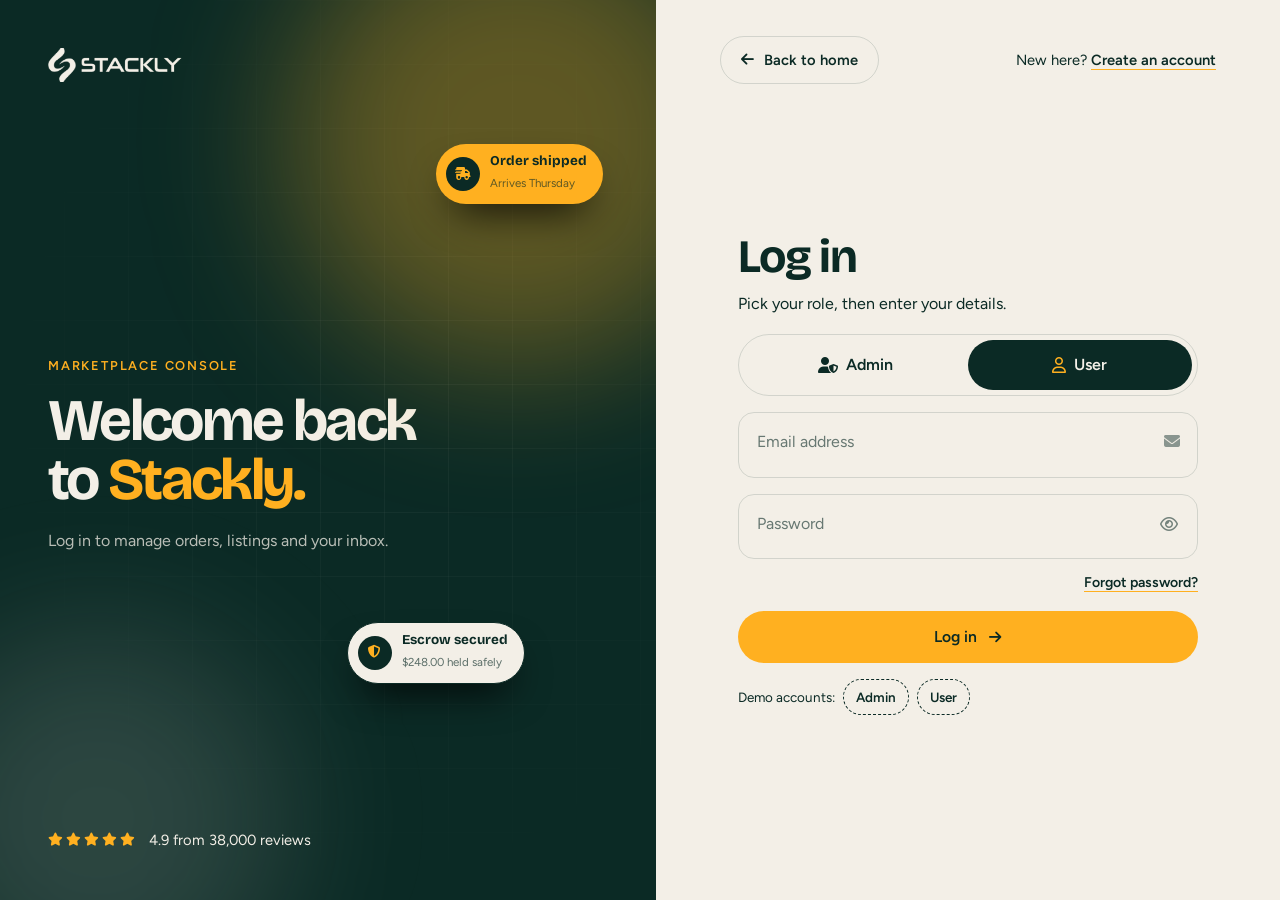
<file: admin-dashboard.html>
<!DOCTYPE html><html lang="en"><head><meta charset="UTF-8"><meta name="viewport" content="width=device-width, initial-scale=1"><meta name="theme-color" content="#0B2A25">
<title>Admin dashboard | Stackly</title>
<link rel="preconnect" href="https://fonts.googleapis.com"><link rel="preconnect" href="https://fonts.gstatic.com" crossorigin>
<link href="https://fonts.googleapis.com/css2?family=Bricolage+Grotesque:opsz,wght@12..96,500;12..96,700;12..96,800&family=Figtree:wght@400;500;600&display=swap" rel="stylesheet">
<link rel="stylesheet" href="https://cdnjs.cloudflare.com/ajax/libs/font-awesome/6.5.2/css/all.min.css">
<link rel="stylesheet" href="style.css"><link rel="stylesheet" href="auth.css"></head>
<body class="dash-body" data-page="dash" data-role="admin"><div id="app"></div><script src="auth.js"></script></body></html>
</file>
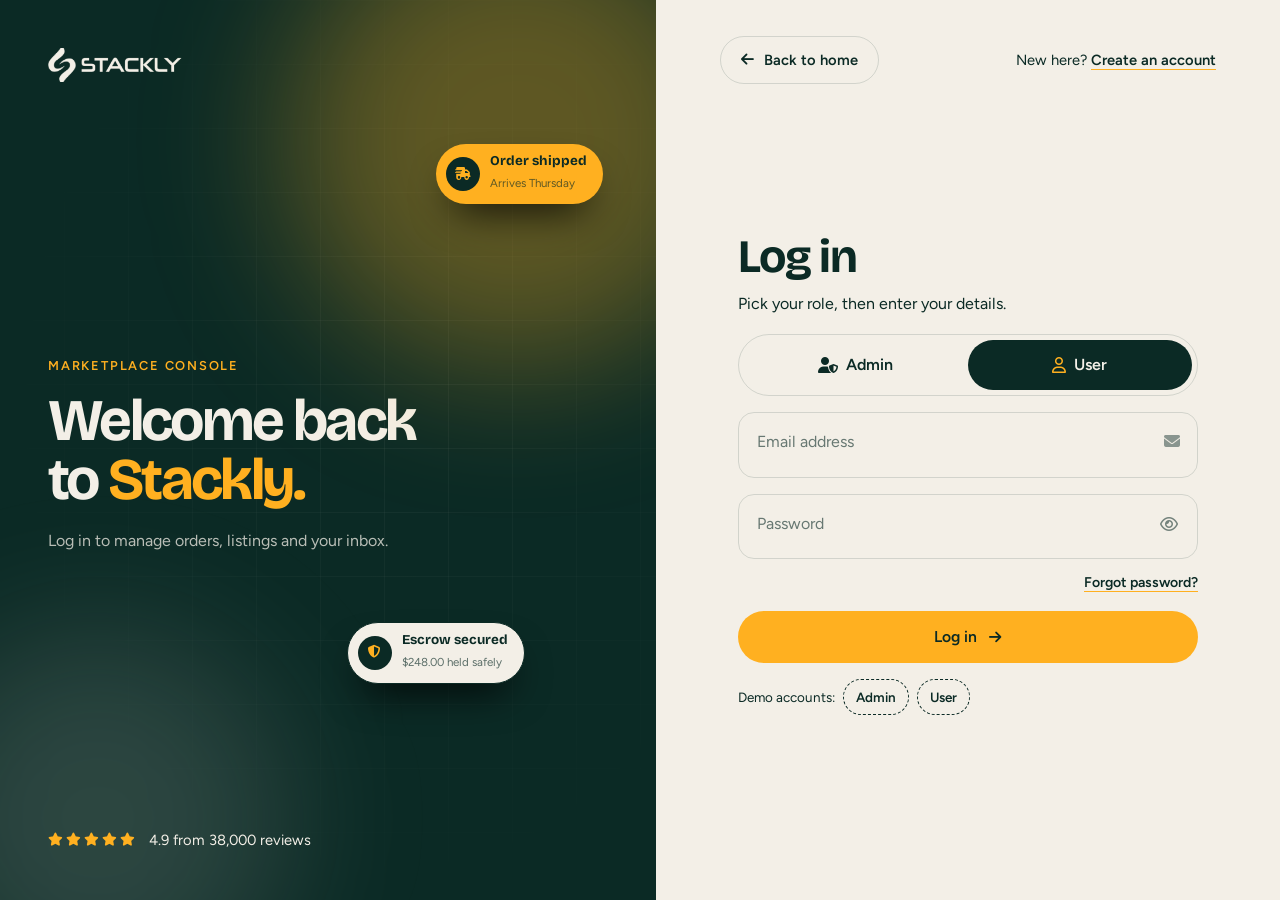
<file: login.html>
<!DOCTYPE html><html lang="en"><head><meta charset="UTF-8"><meta name="viewport" content="width=device-width, initial-scale=1"><meta name="theme-color" content="#0B2A25">
<title>Log in | Stackly</title>
<link rel="preconnect" href="https://fonts.googleapis.com"><link rel="preconnect" href="https://fonts.gstatic.com" crossorigin>
<link href="https://fonts.googleapis.com/css2?family=Bricolage+Grotesque:opsz,wght@12..96,500;12..96,700;12..96,800&family=Figtree:wght@400;500;600&display=swap" rel="stylesheet">
<link rel="stylesheet" href="https://cdnjs.cloudflare.com/ajax/libs/font-awesome/6.5.2/css/all.min.css">
<link rel="stylesheet" href="style.css"><link rel="stylesheet" href="auth.css"></head>
<body class="au-body" data-page="login"><div class="au">
<aside class="au-art"><a class="brand" data-brand href="index.html"></a>
<div class="art-mid rise"><p class="eyebrow">Marketplace console</p><h1>Welcome back to <em>Stackly.</em></h1><p>Log in to manage orders, listings and your inbox.</p></div>
<span class="orb o1"></span><span class="orb o2"></span>
<div class="au-chip c1"><i class="fa-solid fa-truck-fast"></i><div><b>Order shipped</b><small>Arrives Thursday</small></div></div>
<div class="au-chip c2"><i class="fa-solid fa-shield-halved"></i><div><b>Escrow secured</b><small>$248.00 held safely</small></div></div>
<div class="proof"><div class="stars"><i class="fa-solid fa-star"></i><i class="fa-solid fa-star"></i><i class="fa-solid fa-star"></i><i class="fa-solid fa-star"></i><i class="fa-solid fa-star"></i></div><span>4.9 from 38,000 reviews</span></div></aside>
<main class="au-main"><div class="au-top"><a class="back" href="index.html"><i class="fa-solid fa-arrow-left"></i>Back to home</a><span>New here? <a href="signup.html">Create an account</a></span></div>
<form class="au-form" id="form" novalidate>
<h2 class="rise" style="--i:0">Log in</h2><p class="sub rise" style="--i:1">Pick your role, then enter your details.</p>
<div class="msg" role="status"></div>
<div class="seg rise" style="--i:2" role="radiogroup" aria-label="Role"><input type="radio" name="role" id="rA" value="admin"><label for="rA"><i class="fa-solid fa-user-shield"></i>Admin</label><input type="radio" name="role" id="rU" value="user" checked><label for="rU"><i class="fa-regular fa-user"></i>User</label></div>
<div class="field rise" style="--i:3"><input type="email" id="email" placeholder=" " required autocomplete="email"><label for="email">Email address</label><i class="fa-solid fa-envelope"></i><small>Enter a valid email address.</small></div>
<div class="field pw rise" style="--i:4"><input type="password" id="pass" placeholder=" " required autocomplete="current-password"><label for="pass">Password</label><button class="eye" type="button" aria-label="Show password"><i class="fa-regular fa-eye"></i></button><small>Please enter your password.</small></div>
<div class="forgot rise" style="--i:5"><a href="404.html">Forgot password?</a></div>
<button class="btn btn-primary btn-lg rise" style="--i:5" type="submit"><span>Log in</span><i class="fa-solid fa-arrow-right"></i></button>
<div class="demo rise" style="--i:6">Demo accounts: <button type="button" data-fill="0">Admin</button><button type="button" data-fill="1">User</button></div>
</form></main></div><script src="auth.js"></script></body></html>
</file>
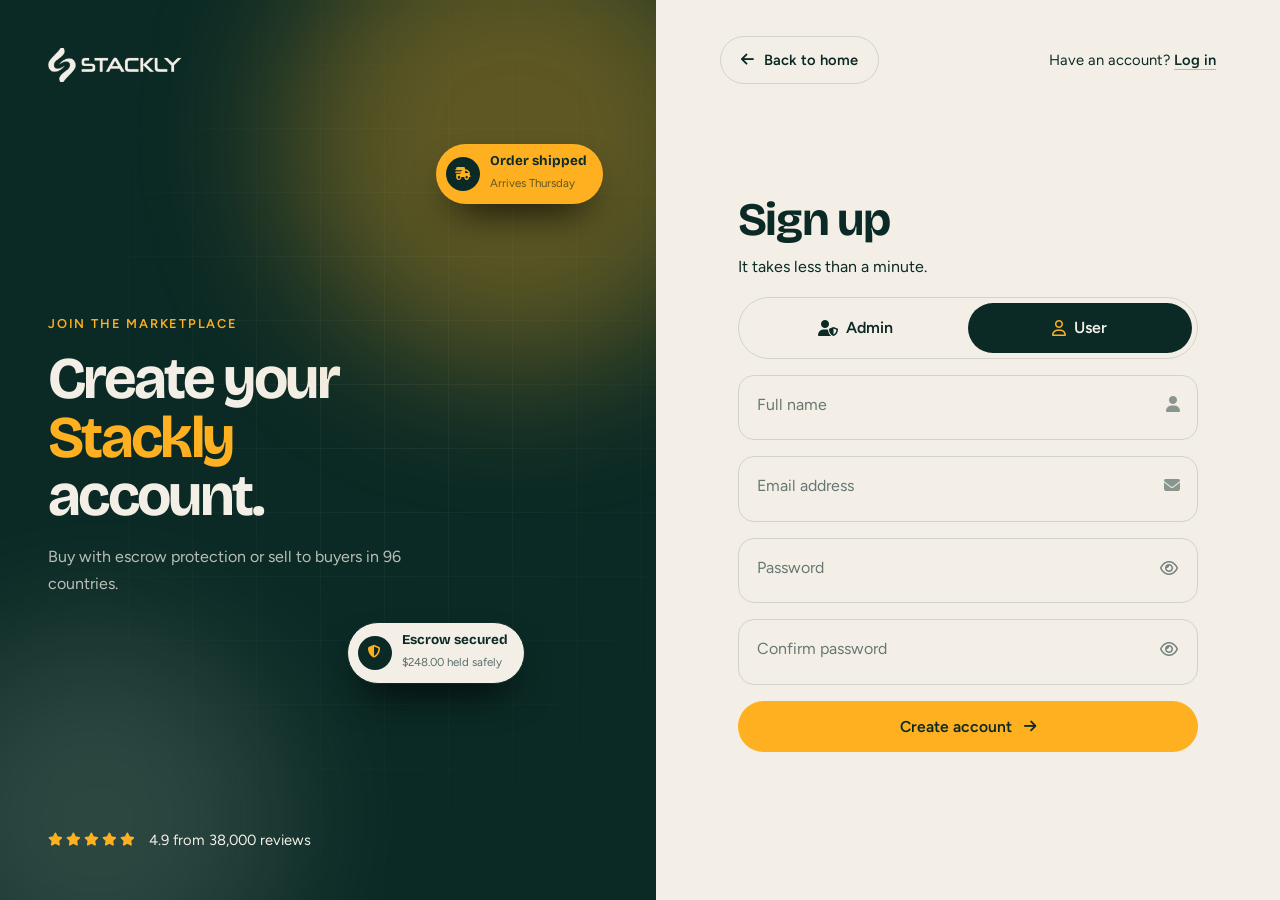
<file: signup.html>
<!DOCTYPE html><html lang="en"><head><meta charset="UTF-8"><meta name="viewport" content="width=device-width, initial-scale=1"><meta name="theme-color" content="#0B2A25">
<title>Sign up | Stackly</title>
<link rel="preconnect" href="https://fonts.googleapis.com"><link rel="preconnect" href="https://fonts.gstatic.com" crossorigin>
<link href="https://fonts.googleapis.com/css2?family=Bricolage+Grotesque:opsz,wght@12..96,500;12..96,700;12..96,800&family=Figtree:wght@400;500;600&display=swap" rel="stylesheet">
<link rel="stylesheet" href="https://cdnjs.cloudflare.com/ajax/libs/font-awesome/6.5.2/css/all.min.css">
<link rel="stylesheet" href="style.css"><link rel="stylesheet" href="auth.css"></head>
<body class="au-body" data-page="signup"><div class="au">
<aside class="au-art"><a class="brand" data-brand href="index.html"></a>
<div class="art-mid rise"><p class="eyebrow">Join the marketplace</p><h1>Create your <em>Stackly</em> account.</h1><p>Buy with escrow protection or sell to buyers in 96 countries.</p></div>
<span class="orb o1"></span><span class="orb o2"></span>
<div class="au-chip c1"><i class="fa-solid fa-truck-fast"></i><div><b>Order shipped</b><small>Arrives Thursday</small></div></div>
<div class="au-chip c2"><i class="fa-solid fa-shield-halved"></i><div><b>Escrow secured</b><small>$248.00 held safely</small></div></div>
<div class="proof"><div class="stars"><i class="fa-solid fa-star"></i><i class="fa-solid fa-star"></i><i class="fa-solid fa-star"></i><i class="fa-solid fa-star"></i><i class="fa-solid fa-star"></i></div><span>4.9 from 38,000 reviews</span></div></aside>
<main class="au-main"><div class="au-top"><a class="back" href="index.html"><i class="fa-solid fa-arrow-left"></i>Back to home</a><span>Have an account? <a href="login.html">Log in</a></span></div>
<form class="au-form" id="form" novalidate>
<h2 class="rise" style="--i:0">Sign up</h2><p class="sub rise" style="--i:1">It takes less than a minute.</p>
<div class="msg" role="status"></div>
<div class="seg rise" style="--i:2" role="radiogroup" aria-label="Role"><input type="radio" name="role" id="rA" value="admin"><label for="rA"><i class="fa-solid fa-user-shield"></i>Admin</label><input type="radio" name="role" id="rU" value="user" checked><label for="rU"><i class="fa-regular fa-user"></i>User</label></div>
<div class="field rise" style="--i:3"><input type="text" id="name" placeholder=" " required minlength="2" autocomplete="name"><label for="name">Full name</label><i class="fa-solid fa-user"></i><small>Please enter your name.</small></div>
<div class="field rise" style="--i:4"><input type="email" id="email" placeholder=" " required autocomplete="email"><label for="email">Email address</label><i class="fa-solid fa-envelope"></i><small>Enter a valid email address.</small></div>
<div class="field pw rise" style="--i:5"><input type="password" id="pass" placeholder=" " required minlength="6" autocomplete="new-password"><label for="pass">Password</label><button class="eye" type="button" aria-label="Show password"><i class="fa-regular fa-eye"></i></button><small>Password needs 6+ characters.</small></div>
<div class="field pw rise" style="--i:6"><input type="password" id="pass2" placeholder=" " required data-match="#pass" autocomplete="new-password"><label for="pass2">Confirm password</label><button class="eye" type="button" aria-label="Show password"><i class="fa-regular fa-eye"></i></button><small>Passwords do not match.</small></div>
<button class="btn btn-primary btn-lg rise" style="--i:7" type="submit"><span>Create account</span><i class="fa-solid fa-arrow-right"></i></button>
</form></main></div><script src="auth.js"></script></body></html>
</file>
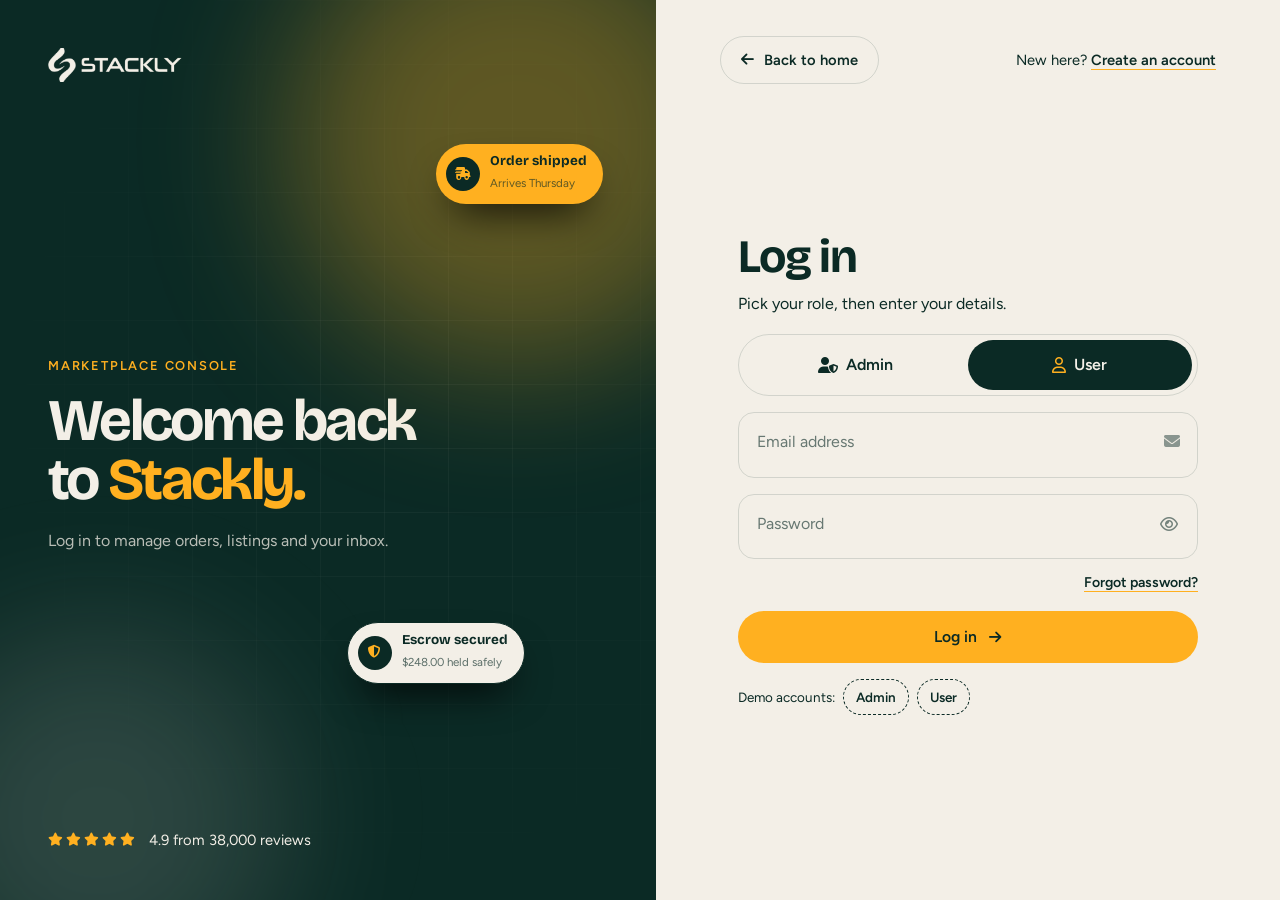
<file: user-dashboard.html>
<!DOCTYPE html>
<html lang="en">

<head>
    <meta charset="UTF-8">
    <meta name="viewport" content="width=device-width, initial-scale=1">
    <meta name="theme-color" content="#0B2A25">
    <title>User dashboard | Stackly</title>
    <link rel="preconnect" href="https://fonts.googleapis.com">
    <link rel="preconnect" href="https://fonts.gstatic.com" crossorigin>
    <link
        href="https://fonts.googleapis.com/css2?family=Bricolage+Grotesque:opsz,wght@12..96,500;12..96,700;12..96,800&family=Figtree:wght@400;500;600&display=swap"
        rel="stylesheet">
    <link rel="stylesheet" href="https://cdnjs.cloudflare.com/ajax/libs/font-awesome/6.5.2/css/all.min.css">
    <link rel="stylesheet" href="style.css">
    <link rel="stylesheet" href="auth.css">
</head>

<body class="dash-body" data-page="dash" data-role="user">
    <div id="app"></div>
    <script src="auth.js"></script>
</body>

</html>
</file>
<file: style.css>
/* =========================================================
   STACKLY — Marketplace Platform
   Three-colour theme: Spruce (ink) · Bone · Saffron
   ========================================================= */
:root{
  --ink:#0B2A25;
  --bone:#F3EFE7;
  --saf:#FFB020;

  --line-dark:color-mix(in srgb,var(--ink) 14%,transparent);
  --line-light:color-mix(in srgb,var(--bone) 16%,transparent);
  --soft-dark:color-mix(in srgb,var(--ink) 6%,var(--bone));
  --soft-light:color-mix(in srgb,var(--bone) 7%,transparent);

  --head:'Bricolage Grotesque','Segoe UI',system-ui,sans-serif;
  --body:'Figtree','Segoe UI',system-ui,sans-serif;

  --gutter:clamp(18px,4vw,40px);
  --maxw:1240px;
  --r-s:14px; --r-m:22px; --r-l:34px;
  --ease:cubic-bezier(.22,1,.36,1);
  --hdr:84px;
}

*,*::before,*::after{box-sizing:border-box;margin:0;padding:0}
html{scroll-behavior:auto;-webkit-text-size-adjust:100%;overflow-x:clip}
body{font-family:var(--body);font-size:1rem;line-height:1.65;color:var(--ink);background:var(--bone);overflow-x:clip;max-width:100%;-webkit-font-smoothing:antialiased}
img,svg{display:block;max-width:100%}
img{height:auto}
a{color:inherit;text-decoration:none}
ul{list-style:none}
button,input,select,textarea{font:inherit;color:inherit}
button{cursor:pointer;background:none;border:0}
h1,h2,h3,h4{font-family:var(--head);line-height:1.04;letter-spacing:-.03em;font-weight:700}
:focus-visible{outline:3px solid var(--saf);outline-offset:3px;border-radius:6px}
::selection{background:var(--saf);color:var(--ink)}
section[id]{scroll-margin-top:0}

.container{width:100%;max-width:calc(var(--maxw) + var(--gutter)*2);margin-inline:auto;padding-inline:var(--gutter)}
.section{padding-block:clamp(72px,10vw,140px);position:relative}
.dark{background:var(--ink);color:var(--bone)}

h2{font-size:clamp(2rem,4.4vw,3.8rem)}
.lead{font-size:clamp(1.02rem,1.4vw,1.2rem);opacity:.78;max-width:56ch}
.sec-head{display:flex;justify-content:space-between;align-items:flex-end;gap:24px 48px;margin-bottom:clamp(36px,5vw,64px);flex-wrap:wrap}
.sec-head h2{max-width:16ch;flex:1 1 420px}
.sec-head p{max-width:42ch;opacity:.75;flex:0 1 380px}

/* split-title word reveal (JS wraps words) */
.split-title .w{display:inline-block;overflow:hidden;vertical-align:top;padding-bottom:.14em;margin-bottom:-.14em}
.split-title .w>span{display:inline-block}

/* ---------- Buttons ---------- */
.btn{--bg:transparent;display:inline-flex;align-items:center;justify-content:center;gap:12px;padding:15px 26px;border-radius:999px;font-weight:600;font-size:.98rem;line-height:1;position:relative;overflow:hidden;isolation:isolate;transition:color .4s var(--ease),border-color .4s,transform .2s;white-space:nowrap}
.btn i{font-size:.9em;transition:transform .45s var(--ease)}
.btn::before{content:"";position:absolute;inset:0;border-radius:inherit;background:var(--hover);transform:translateY(101%);transition:transform .5s var(--ease);z-index:-1}
.btn:hover::before,.btn:focus-visible::before{transform:translateY(0)}
.btn:hover i.fa-arrow-right,.btn:hover i.fa-paper-plane{transform:translateX(4px)}
.btn-primary{background:var(--saf);color:var(--ink);--hover:var(--bone)}
.btn-dark{background:var(--ink);color:var(--bone);--hover:var(--saf)}
.btn-dark:hover{color:var(--ink)}
.btn-ghost{border:1.5px solid var(--line-light);color:var(--bone);--hover:var(--bone)}
.btn-ghost:hover{color:var(--ink);border-color:var(--bone)}
.light .btn-ghost,.shop .btn-ghost{color:var(--ink);border-color:var(--line-dark)}
.btn-sm{padding:11px 20px;font-size:.92rem}
.btn-lg{padding:18px 32px}
.link-arrow{display:inline-flex;align-items:center;gap:10px;font-weight:600;border-bottom:1.5px solid currentColor;padding-bottom:3px}
.link-arrow i{font-size:.8em;transition:transform .4s var(--ease)}
.link-arrow:hover i{transform:translateX(5px)}

/* ---------- Preloader, progress, cursor ---------- */
.preloader{position:fixed;inset:0;z-index:999;background:var(--ink);display:grid;place-items:center;color:var(--bone)}
.pre-inner{display:grid;gap:22px;justify-items:center;width:min(240px,70vw)}
.pre-inner img{width:100%;max-width:200px}
.pre-bar{width:100%;height:3px;background:var(--line-light);border-radius:3px;overflow:hidden}
.pre-bar span{display:block;height:100%;width:100%;background:var(--saf);transform:scaleX(0);transform-origin:left}
.pre-count{font-family:var(--head);font-weight:600;font-size:.9rem;opacity:.7}
.progress{position:fixed;left:0;top:0;height:3px;width:100%;background:var(--saf);transform:scaleX(0);transform-origin:left;z-index:200}
.cursor{position:fixed;left:0;top:0;width:38px;height:38px;border:1.5px solid var(--saf);border-radius:50%;pointer-events:none;z-index:300;opacity:0;transform:translate(-50%,-50%);display:none;transition:width .3s var(--ease),height .3s var(--ease),background .3s,opacity .3s}
.cursor span{position:absolute;inset:0;margin:auto;width:5px;height:5px;border-radius:50%;background:var(--saf)}
.cursor.is-big{width:72px;height:72px;background:color-mix(in srgb,var(--saf) 20%,transparent)}
@media (hover:hover) and (pointer:fine){.js .cursor{display:block}}

/* ---------- Header ---------- */
.site-header{position:fixed;top:0;left:0;width:100%;z-index:100;transition:transform .5s var(--ease),background .4s,backdrop-filter .4s,border-color .4s;border-bottom:1px solid transparent;color:var(--bone)}
.site-header.is-scrolled{background:color-mix(in srgb,var(--ink) 84%,transparent);-webkit-backdrop-filter:blur(16px);backdrop-filter:blur(16px);border-color:var(--line-light);--hdr:68px}
.site-header.is-hidden{transform:none}
.hdr-inner{display:grid;grid-template-columns:1fr auto 1fr;align-items:center;height:var(--hdr);transition:height .4s var(--ease)}
.logo{display:inline-flex;align-items:center;justify-self:start}
.logo img{height:34px;width:auto}
.nav ul{display:flex;gap:4px;padding:5px;border-radius:999px;border:1px solid var(--line-light);background:var(--soft-light)}
.nav-link{position:relative;display:block;padding:9px 20px;border-radius:999px;font-weight:500;font-size:.95rem;transition:color .3s,background .3s}
.nav-link:hover{background:var(--soft-light)}
.nav-link.is-active{background:var(--saf);color:var(--ink)}
.hdr-actions{display:flex;align-items:center;gap:12px;justify-self:end}

.burger{display:none;width:46px;height:46px;border-radius:50%;border:1.5px solid var(--line-light);position:relative;z-index:120}
.burger span{position:absolute;left:13px;right:13px;height:2px;background:var(--bone);border-radius:2px;transition:transform .5s var(--ease),opacity .3s,top .5s var(--ease),background .3s}
.burger span:nth-child(1){top:16px}.burger span:nth-child(2){top:22px}.burger span:nth-child(3){top:28px}
.burger[aria-expanded="true"]{border-color:var(--saf)}
.burger[aria-expanded="true"] span{background:var(--saf)}
.burger[aria-expanded="true"] span:nth-child(1){top:22px;transform:rotate(45deg)}
.burger[aria-expanded="true"] span:nth-child(2){opacity:0}
.burger[aria-expanded="true"] span:nth-child(3){top:22px;transform:rotate(-45deg)}

/* Mobile menu */
.mmenu{position:fixed;inset:0;z-index:90;visibility:hidden;pointer-events:none;color:var(--bone)}
.mmenu.open{visibility:visible;pointer-events:auto}
.mmenu-bg{position:absolute;inset:0;background:var(--ink);clip-path:circle(0 at calc(100% - 44px) 44px);transition:clip-path .8s var(--ease)}
.mmenu-bg::after{content:"";position:absolute;width:70vmax;height:70vmax;right:-25vmax;bottom:-25vmax;border-radius:50%;background:radial-gradient(circle,color-mix(in srgb,var(--saf) 30%,transparent),transparent 65%)}
.mmenu.open .mmenu-bg{clip-path:circle(150% at calc(100% - 44px) 44px)}
.mmenu-inner{position:relative;height:100%;display:flex;flex-direction:column;justify-content:space-between;padding:calc(var(--hdr) + 28px) var(--gutter) 32px;overflow-y:auto}
.mmenu ul{display:grid;gap:4px}
.mmenu li a{display:block;font-family:var(--head);font-weight:700;font-size:clamp(2.2rem,10vw,3.6rem);letter-spacing:-.03em;padding:6px 0;opacity:0;transform:translateY(40px);transition:opacity .6s var(--ease),transform .7s var(--ease),color .3s}
.mmenu li a:hover{color:var(--saf)}
.mmenu.open li a{opacity:1;transform:none}
.mmenu.open li:nth-child(1) a{transition-delay:.2s}.mmenu.open li:nth-child(2) a{transition-delay:.27s}.mmenu.open li:nth-child(3) a{transition-delay:.34s}.mmenu.open li:nth-child(4) a{transition-delay:.41s}.mmenu.open li:nth-child(5) a{transition-delay:.48s}
.mmenu-foot{display:grid;gap:22px;margin-top:32px;opacity:0;transform:translateY(24px);transition:opacity .6s .55s,transform .7s .55s var(--ease)}
.mmenu.open .mmenu-foot{opacity:1;transform:none}
.mmenu-foot .btn{width:100%}
.socials{display:flex;gap:10px;flex-wrap:wrap}
.socials a{width:44px;height:44px;border-radius:50%;border:1.5px solid var(--line-light);display:grid;place-items:center;transition:background .3s,color .3s,transform .4s var(--ease)}
.socials a:hover{background:var(--saf);color:var(--ink);border-color:var(--saf);transform:translateY(-4px) rotate(-8deg)}

/* ---------- 1. Hero ---------- */
.hero{position:relative;min-height:100vh;min-height:100svh;background:var(--ink);color:var(--bone);display:flex;align-items:center;padding:calc(var(--hdr) + 36px) 0 90px;overflow:hidden}
.hero-bg{position:absolute;inset:0;pointer-events:none}
.orb{position:absolute;border-radius:50%;filter:blur(70px)}
.orb-1{width:min(560px,70vw);height:min(560px,70vw);right:-8%;top:-6%;background:color-mix(in srgb,var(--saf) 32%,transparent)}
.orb-2{width:min(480px,60vw);height:min(480px,60vw);left:-12%;bottom:-18%;background:color-mix(in srgb,var(--bone) 14%,transparent)}
.grid-lines{position:absolute;inset:0;background-image:linear-gradient(var(--line-light) 1px,transparent 1px),linear-gradient(90deg,var(--line-light) 1px,transparent 1px);background-size:72px 72px;opacity:.35;-webkit-mask-image:radial-gradient(ellipse at 60% 40%,#000 10%,transparent 70%);mask-image:radial-gradient(ellipse at 60% 40%,#000 10%,transparent 70%)}
.hero-grid{position:relative;display:grid;grid-template-columns:1.05fr .95fr;gap:clamp(28px,5vw,72px);align-items:center;width:100%}
.hero-copy{min-width:0}
.hero-note{display:inline-flex;align-items:center;gap:10px;padding:8px 16px 8px 12px;border:1px solid var(--line-light);background:var(--soft-light);border-radius:999px;font-size:.9rem;margin-bottom:26px}
.hero-note i{color:var(--saf)}
.hero-title{font-size:clamp(2.3rem,5.6vw,5.8rem);line-height:.98;letter-spacing:-.045em;font-weight:800}
.hero-title .ln{display:flex;align-items:center;gap:.16em;overflow:hidden;padding-bottom:.1em;margin-bottom:-.04em}
.hero-title .ln-in{display:inline-block;white-space:nowrap}
.pill{display:inline-block;width:1.9em;height:.8em;border-radius:999px;overflow:hidden;flex:none;border:2px solid var(--saf);transform-origin:left center}
.pill img{width:100%;height:100%;object-fit:cover;object-position:50% 46%}
.pill-b{border-color:var(--bone)}
.hero-sub{margin-top:26px;font-size:clamp(1.02rem,1.3vw,1.18rem);max-width:50ch;opacity:.8}
.hero-cta{display:flex;flex-wrap:wrap;gap:14px;margin-top:34px}
.hero-proof{display:flex;align-items:center;gap:16px;margin-top:40px;flex-wrap:wrap}
.avatars{display:flex}
.avatars img{width:48px;height:48px;border-radius:50%;object-fit:cover;border:3px solid var(--ink);margin-left:-12px}
.avatars img:first-child{margin-left:0}
.stars{color:var(--saf);font-size:.82rem;display:flex;gap:3px}
.proof-txt{font-size:.92rem;display:grid;gap:2px;opacity:.9}

/* hero visual */
.hero-visual{position:relative;width:100%;max-width:560px;aspect-ratio:1/1.1;margin-inline:auto;perspective:1200px}
.hv{position:absolute;will-change:transform}
.hv img{width:100%;height:100%;object-fit:cover}
.hv-main{left:17%;top:0;width:66%;height:100%;border-radius:999px 999px 30px 30px;overflow:hidden;border:1px solid var(--line-light);box-shadow:0 40px 80px -30px #000}
.hv-a,.hv-b,.hv-c{border-radius:24px;overflow:hidden;border:1px solid var(--line-light);box-shadow:0 30px 60px -24px #000}
.hv-a{right:0;top:7%;width:34%;aspect-ratio:1;rotate:7deg}
.hv-b{left:0;top:42%;width:33%;aspect-ratio:1;rotate:-8deg}
.hv-c{right:3%;bottom:3%;width:36%;aspect-ratio:1;rotate:4deg}
.chip{display:flex;align-items:center;gap:10px;padding:9px 16px 9px 10px;border-radius:999px;background:var(--bone);color:var(--ink);box-shadow:0 20px 40px -16px #000;white-space:nowrap;line-height:1.2}
.chip i{width:34px;height:34px;border-radius:50%;background:var(--ink);color:var(--saf);display:grid;place-items:center;font-size:.8rem;flex:none}
.chip b{display:block;font-size:.82rem;font-family:var(--head);font-weight:700}
.chip small{display:block;font-size:.72rem;opacity:.65}
.chip-1{left:-1%;top:6%}
.chip-2{right:-1%;top:50%}
.chip-3{left:4%;bottom:7%}
.chip-3 i{background:var(--saf);color:var(--ink)}
.badge{right:18%;top:-5%;width:clamp(84px,22%,118px);aspect-ratio:1;border-radius:50%;background:var(--saf);color:var(--ink);display:grid;place-items:center}
.badge-ring{position:absolute;inset:0;width:100%;height:100%;animation:spin 18s linear infinite}
.badge-ring text{font-family:var(--head);font-weight:700;font-size:10.4px;letter-spacing:.8px;fill:var(--ink)}
.badge i{font-size:1.25rem;position:relative}
@keyframes spin{to{transform:rotate(360deg)}}
.scroll-cue{position:absolute;left:50%;bottom:26px;translate:-50% 0;width:44px;height:44px;border:1.5px solid var(--line-light);border-radius:50%;display:grid;place-items:center;animation:bob 2s ease-in-out infinite;color:var(--bone)}
@keyframes bob{50%{transform:translateY(8px)}}

/* ---------- 2. Trust marquee ---------- */
.trust{background:var(--saf);color:var(--ink);padding:26px 0;overflow:hidden;position:relative}
.trust-title{font-size:.95rem;font-weight:600;margin-bottom:14px}
.marquee{overflow:hidden;-webkit-mask-image:linear-gradient(90deg,transparent,#000 8%,#000 92%,transparent);mask-image:linear-gradient(90deg,transparent,#000 8%,#000 92%,transparent)}
.marquee-track{display:flex;width:max-content;animation:marquee 36s linear infinite}
.marquee:hover .marquee-track{animation-play-state:paused}
.marquee ul{display:flex;flex:none}
.marquee li{display:flex;align-items:center;gap:12px;padding-right:clamp(40px,6vw,80px);font-family:var(--head);font-weight:700;font-size:clamp(1.2rem,2.4vw,1.8rem);letter-spacing:-.02em;white-space:nowrap}
@keyframes marquee{to{transform:translateX(-50%)}}

/* ---------- 3. About ---------- */
.about-grid{display:grid;grid-template-columns:1fr 1.05fr;gap:clamp(40px,7vw,110px);align-items:center}
.about-media{position:relative;padding-bottom:12%;padding-right:12%}
.reveal-img{position:relative;border-radius:var(--r-l);overflow:hidden;background:var(--ink)}
.reveal-img img{width:100%;height:auto;aspect-ratio:4/5;object-fit:cover}
.js .reveal-img{clip-path:inset(100% 0 0 0 round var(--r-l))}
.about-float{position:absolute;right:0;bottom:0;width:46%;border-radius:var(--r-m);overflow:hidden;border:6px solid var(--bone);box-shadow:0 30px 60px -28px var(--ink)}
.about-float img{width:100%;aspect-ratio:1;object-fit:cover}
.about-badge{position:absolute;left:-4%;bottom:6%;background:var(--saf);color:var(--ink);padding:18px 22px;border-radius:var(--r-m);max-width:190px;box-shadow:0 24px 48px -24px var(--ink);rotate:-5deg}
.about-badge strong{font-family:var(--head);font-size:2.6rem;line-height:1;display:block}
.about-badge span{font-size:.85rem;line-height:1.3;display:block;margin-top:6px;font-weight:500}
.about-copy .lead{margin-top:22px}
.check-list{display:grid;gap:22px;margin:34px 0 38px}
.check-list li{display:flex;gap:18px;align-items:flex-start}
.check-list li>span{flex:none;width:52px;height:52px;border-radius:16px;background:var(--ink);color:var(--saf);display:grid;place-items:center;transition:transform .5s var(--ease),background .3s,color .3s}
.check-list li:hover>span{transform:rotate(-10deg) scale(1.08);background:var(--saf);color:var(--ink)}
.check-list h3{font-size:1.2rem;margin-bottom:2px;letter-spacing:-.02em}
.check-list p{opacity:.72;font-size:.97rem}

/* ---------- 4. Categories ---------- */
.categories .sec-head p{color:var(--bone)}
.cat-strip{display:flex;gap:12px;height:clamp(440px,64vh,580px)}
.cat{position:relative;flex:1 1 0;min-width:0;border-radius:var(--r-l);overflow:hidden;transition:flex-grow .8s var(--ease);background:var(--ink);outline-offset:-3px;border:1px solid var(--line-light)}
.cat.is-active{flex-grow:3.6}
.cat img{position:absolute;inset:0;width:100%;height:100%;object-fit:cover;transform:scale(1.12);transition:transform 1.2s var(--ease)}
.cat.is-active img{transform:scale(1)}
.cat::after{content:"";position:absolute;inset:0;background:linear-gradient(180deg,transparent 40%,color-mix(in srgb,var(--ink) 92%,transparent));pointer-events:none}
.cat-info{position:absolute;left:0;right:0;bottom:0;z-index:2;padding:22px;display:grid;gap:4px}
.cat-ico{width:46px;height:46px;border-radius:50%;background:var(--saf);color:var(--ink);display:grid;place-items:center;margin-bottom:10px;transition:transform .6s var(--ease)}
.cat.is-active .cat-ico{transform:rotate(360deg)}
.cat h3{font-size:clamp(1.15rem,1.8vw,1.6rem);letter-spacing:-.02em}
.cat p{font-size:.88rem;opacity:0;transform:translateY(8px);transition:opacity .5s .15s,transform .5s .15s var(--ease);white-space:nowrap}
.cat.is-active p{opacity:.85;transform:none}

/* ---------- 5. Services ---------- */
.svc-grid{display:grid;grid-template-columns:repeat(3,1fr);gap:clamp(16px,2vw,28px)}
.svc-card{position:relative;border-radius:var(--r-l);background:var(--soft-dark);border:1px solid var(--line-dark);overflow:hidden;display:flex;flex-direction:column;transition:translate .6s var(--ease),box-shadow .6s var(--ease)}
.svc-card:hover{translate:0 -8px;box-shadow:0 40px 60px -36px var(--ink)}
.glare::before{content:"";position:absolute;inset:0;background:radial-gradient(420px circle at var(--mx,50%) var(--my,0%),color-mix(in srgb,var(--saf) 38%,transparent),transparent 60%);opacity:0;transition:opacity .4s;pointer-events:none;z-index:3}
.glare:hover::before{opacity:1}
.svc-img{aspect-ratio:3/2;overflow:hidden}
.svc-img img{width:100%;height:100%;object-fit:cover;transition:transform 1s var(--ease)}
.svc-card:hover .svc-img img{transform:scale(1.08)}
.svc-body{position:relative;padding:34px 28px 30px;display:flex;flex-direction:column;gap:12px;flex:1}
.svc-ico{position:absolute;top:-28px;left:28px;width:56px;height:56px;border-radius:18px;background:var(--ink);color:var(--saf);display:grid;place-items:center;font-size:1.15rem;box-shadow:0 12px 24px -10px var(--ink);transition:transform .5s var(--ease)}
.svc-card:hover .svc-ico{transform:rotate(-12deg) scale(1.08)}
.svc-body h3{font-size:1.5rem;margin-top:8px;letter-spacing:-.025em}
.svc-body p{opacity:.74;flex:1}
.svc-body .link-arrow{align-self:flex-start;margin-top:6px}
.svc-banner{margin-top:clamp(18px,2.4vw,32px);display:grid;grid-template-columns:1.1fr .9fr;gap:clamp(24px,4vw,56px);align-items:center;background:var(--ink);color:var(--bone);border-radius:var(--r-l);padding:clamp(26px,4vw,56px);overflow:hidden;position:relative}
.svc-banner::before{content:"";position:absolute;width:420px;height:420px;border-radius:50%;left:-120px;top:-160px;background:color-mix(in srgb,var(--saf) 28%,transparent);filter:blur(70px);pointer-events:none}
.svc-banner-copy{position:relative}
.svc-banner h3{font-size:clamp(1.6rem,3vw,2.5rem)}
.svc-banner p{margin:14px 0 24px;opacity:.78;max-width:46ch}
.svc-banner ul{display:grid;grid-template-columns:repeat(2,minmax(0,1fr));gap:10px}
.svc-banner li{display:flex;align-items:center;gap:10px;padding:12px 14px;border-radius:14px;border:1px solid var(--line-light);background:var(--soft-light);font-size:.92rem;font-weight:500}
.svc-banner li i{color:var(--saf)}
.svc-banner-img{border-radius:var(--r-m);overflow:hidden;position:relative}
.svc-banner-img img{width:100%;aspect-ratio:9/7;object-fit:cover}

/* ---------- 6. How it works (pinned) ---------- */
.how{position:relative;overflow:hidden}
.how-pin{min-height:100vh;display:flex;flex-direction:column;justify-content:center;gap:clamp(24px,4vh,48px);padding:clamp(80px,12vh,120px) 0 clamp(32px,6vh,60px);overflow:hidden}
.how-top{display:flex;justify-content:space-between;align-items:flex-end;gap:24px;flex-wrap:wrap}
.how-top h2{max-width:20ch}
.how-progress{flex:0 1 280px;height:4px;border-radius:4px;background:var(--line-light);overflow:hidden}
.how-progress span{display:block;height:100%;background:var(--saf);transform:scaleX(.25);transform-origin:left}
.how-track{display:flex;width:max-content}
.how-panel{flex:0 0 100vw;width:100vw;display:grid;grid-template-columns:1.05fr .95fr;gap:clamp(24px,5vw,72px);align-items:center;padding-inline:max(var(--gutter),calc((100vw - var(--maxw))/2))}
.how-img{border-radius:var(--r-l);overflow:hidden;border:1px solid var(--line-light);max-height:56vh}
.how-img img{width:100%;aspect-ratio:5/4;object-fit:cover;max-height:56vh}
.how-txt{min-width:0}
.how-num{display:inline-grid;place-items:center;width:58px;height:58px;border-radius:50%;background:var(--saf);color:var(--ink);font-family:var(--head);font-weight:800;font-size:1.5rem;margin-bottom:20px}
.how-txt h3{font-size:clamp(1.7rem,3.2vw,2.8rem);margin-bottom:14px}
.how-txt p{opacity:.78;max-width:44ch;font-size:1.05rem}
.how-txt ul{display:grid;gap:10px;margin-top:22px}
.how-txt li{display:flex;gap:12px;align-items:center;font-weight:500}
.how-txt li i{width:26px;height:26px;border-radius:50%;background:var(--soft-light);border:1px solid var(--line-light);color:var(--saf);display:grid;place-items:center;font-size:.7rem;flex:none}

/* ---------- 7. Products ---------- */
.filters{display:flex;gap:8px;flex-wrap:wrap}
.chip-btn{padding:10px 20px;border-radius:999px;border:1.5px solid var(--line-dark);font-weight:600;font-size:.92rem;transition:background .3s,color .3s,border-color .3s,transform .3s var(--ease)}
.chip-btn:hover{border-color:var(--ink);transform:translateY(-2px)}
.chip-btn.is-active{background:var(--ink);color:var(--bone);border-color:var(--ink)}
.product-grid{display:grid;grid-template-columns:repeat(4,minmax(0,1fr));gap:clamp(14px,1.8vw,26px)}
.product{border-radius:var(--r-m);background:var(--soft-dark);border:1px solid var(--line-dark);overflow:hidden;transform-style:preserve-3d;transition:box-shadow .5s var(--ease);will-change:transform}
.product:hover{box-shadow:0 40px 50px -34px var(--ink)}
.product.is-hidden{display:none}
.p-img{position:relative;overflow:hidden}
.p-img img{width:100%;aspect-ratio:1;object-fit:cover;transition:transform 1s var(--ease)}
.product:hover .p-img img{transform:scale(1.09)}
.p-badge{position:absolute;left:12px;top:12px;background:var(--ink);color:var(--saf);padding:5px 12px;border-radius:999px;font-size:.76rem;font-weight:600}
.p-heart{position:absolute;right:12px;top:12px;width:40px;height:40px;border-radius:50%;background:var(--bone);color:var(--ink);display:grid;place-items:center;transition:transform .4s var(--ease),background .3s,color .3s}
.p-heart:hover{transform:scale(1.12)}
.p-heart[aria-pressed="true"]{background:var(--saf)}
.p-heart[aria-pressed="true"] i{font-weight:900}
.p-heart.pop{animation:pop .5s var(--ease)}
@keyframes pop{40%{transform:scale(1.4)}}
.p-body{padding:16px 16px 16px}
.p-meta{display:flex;justify-content:space-between;gap:8px;font-size:.8rem;opacity:.72;margin-bottom:6px}
.p-meta i.fa-store{margin-right:3px}
.p-rate i{color:var(--saf);-webkit-text-stroke:.5px var(--ink)}
.p-body h3{font-size:1.08rem;letter-spacing:-.02em;line-height:1.2;min-height:2.4em}
.p-foot{display:flex;justify-content:space-between;align-items:center;gap:8px;margin-top:12px}
.p-foot strong{font-family:var(--head);font-size:1.3rem}
.add-cart{display:inline-flex;align-items:center;gap:7px;padding:9px 14px;border-radius:999px;background:var(--ink);color:var(--bone);font-weight:600;font-size:.84rem;transition:background .3s,color .3s,transform .3s var(--ease)}
.add-cart:hover{background:var(--saf);color:var(--ink);transform:scale(1.05)}

/* ---------- 8. Stats ---------- */
.stats{position:relative;padding-block:clamp(80px,11vw,150px);overflow:hidden}
.stats-bg{position:absolute;inset:-12% 0;z-index:0}
.stats-bg img{width:100%;height:100%;object-fit:cover;opacity:.42}
.stats::before{content:"";position:absolute;inset:0;z-index:1;background:linear-gradient(180deg,var(--ink),color-mix(in srgb,var(--ink) 55%,transparent) 40%,var(--ink))}
.stats .container{position:relative;z-index:2}
.stats-title{font-size:clamp(2.4rem,9vw,8rem);letter-spacing:-.05em;font-weight:800;text-align:center;line-height:.95;margin-bottom:clamp(40px,6vw,80px);text-wrap:balance}
.stats-grid{display:grid;grid-template-columns:repeat(4,1fr);border:1px solid var(--line-light);border-radius:var(--r-l);background:color-mix(in srgb,var(--ink) 60%,transparent);-webkit-backdrop-filter:blur(10px);backdrop-filter:blur(10px);overflow:hidden}
.stat{padding:clamp(24px,3.4vw,44px) clamp(18px,2.4vw,32px);border-left:1px solid var(--line-light);display:grid;gap:6px;align-content:start}
.stat:first-child{border-left:0}
.stat i{width:46px;height:46px;border-radius:50%;background:var(--saf);color:var(--ink);display:grid;place-items:center;margin-bottom:14px}
.stat strong{font-family:var(--head);font-size:clamp(2.2rem,4.4vw,3.8rem);line-height:1;letter-spacing:-.04em}
.stat span{opacity:.75;font-size:.95rem}

/* ---------- 9. Reviews ---------- */
.reviews-grid{display:grid;grid-template-columns:.9fr 1.1fr;gap:clamp(36px,6vw,90px);align-items:center}
.reviews-side h2{margin-bottom:34px}
.thumbs{display:flex;gap:14px;margin-bottom:30px;flex-wrap:wrap}
.thumb{width:68px;height:68px;border-radius:50%;overflow:hidden;border:3px solid transparent;opacity:.55;transition:transform .5s var(--ease),opacity .3s,border-color .3s;padding:0}
.thumb img{width:100%;height:100%;object-fit:cover}
.thumb:hover{opacity:1}
.thumb.is-active{opacity:1;border-color:var(--saf);transform:scale(1.14)}
.slider-ctrl{display:flex;align-items:center;gap:12px}
.slider-ctrl button{width:52px;height:52px;border-radius:50%;border:1.5px solid var(--line-dark);display:grid;place-items:center;transition:background .3s,color .3s,transform .4s var(--ease)}
.slider-ctrl button:hover{background:var(--ink);color:var(--saf);transform:scale(1.08)}
.rev-timer{flex:1;max-width:160px;height:3px;border-radius:3px;background:var(--line-dark);overflow:hidden;margin-left:10px}
.rev-timer span{display:block;height:100%;background:var(--ink);transform:scaleX(0);transform-origin:left}
.reviews-stage{position:relative;display:grid;background:var(--ink);color:var(--bone);border-radius:var(--r-l);padding:clamp(30px,5vw,64px);overflow:hidden}
.reviews-stage::before{content:"";position:absolute;width:320px;height:320px;border-radius:50%;right:-100px;bottom:-140px;background:color-mix(in srgb,var(--saf) 30%,transparent);filter:blur(60px)}
.q-mark{position:absolute;right:clamp(20px,3vw,40px);top:clamp(20px,3vw,36px);font-size:clamp(3rem,7vw,5.5rem);color:var(--saf);opacity:.9}
.rev{grid-area:1/1;visibility:hidden;opacity:0;position:relative;display:flex;flex-direction:column;justify-content:space-between;gap:34px}
.rev.is-active{visibility:visible;opacity:1}
.rev p{font-family:var(--head);font-weight:500;font-size:clamp(1.25rem,2.3vw,1.9rem);line-height:1.3;letter-spacing:-.02em;padding-top:clamp(40px,6vw,60px)}
.rev footer{display:flex;align-items:center;gap:16px}
.rev footer img{width:58px;height:58px;border-radius:50%;object-fit:cover;border:2px solid var(--saf)}
.rev footer b{display:block;font-family:var(--head);font-size:1.1rem}
.rev footer span{font-size:.9rem;opacity:.7}

/* ---------- 10. Blog ---------- */
.blog-grid{display:grid;grid-template-columns:1.25fr 1fr;grid-template-rows:auto auto;gap:clamp(16px,2vw,28px)}
.post{border-radius:var(--r-l);overflow:hidden;background:var(--soft-light);border:1px solid var(--line-light);display:flex;flex-direction:column;transition:translate .6s var(--ease),border-color .4s}
.post:hover{translate:0 -6px;border-color:color-mix(in srgb,var(--saf) 60%,transparent)}
.post-lg{grid-row:1/3}
.post-img{position:relative;display:block;overflow:hidden}
.post-img img{width:100%;aspect-ratio:3/2;object-fit:cover;transition:transform 1.1s var(--ease)}
.post:hover .post-img img{transform:scale(1.07)}
.post:not(.post-lg) .post-img img{aspect-ratio:16/8}
.post-go{position:absolute;right:16px;top:16px;width:46px;height:46px;border-radius:50%;background:var(--saf);color:var(--ink);display:grid;place-items:center;transform:scale(0) rotate(-90deg);transition:transform .6s var(--ease)}
.post:hover .post-go{transform:none}
.post-body{padding:clamp(20px,2.4vw,32px);display:grid;gap:12px}
.post-meta{display:flex;flex-wrap:wrap;gap:8px 16px;align-items:center;font-size:.84rem;opacity:.85}
.post-meta .tag{background:var(--saf);color:var(--ink);padding:4px 12px;border-radius:999px;font-weight:600}
.post-meta i{margin-right:5px;color:var(--saf)}
.post h3{font-size:clamp(1.2rem,1.9vw,1.6rem);letter-spacing:-.025em;line-height:1.15}
.post-lg h3{font-size:clamp(1.5rem,2.8vw,2.3rem)}
.post h3 a{background:linear-gradient(var(--saf),var(--saf)) 0 100%/0 2px no-repeat;transition:background-size .6s var(--ease)}
.post:hover h3 a{background-size:100% 2px}
.post p{opacity:.72}

/* ---------- 11. Contact ---------- */
.contact-grid{display:grid;grid-template-columns:.9fr 1.1fr;gap:clamp(36px,6vw,90px);align-items:start}
.contact-media .reveal-img img{aspect-ratio:1/1.05}
.contact-list{display:grid;gap:14px;margin-top:22px}
.contact-list li{display:flex;gap:16px;align-items:center;padding:14px 18px;border-radius:var(--r-m);background:var(--soft-dark);border:1px solid var(--line-dark);transition:translate .4s var(--ease)}
.contact-list li:hover{translate:8px 0}
.contact-list li>span{width:46px;height:46px;border-radius:50%;background:var(--ink);color:var(--saf);display:grid;place-items:center;flex:none}
.contact-list b{display:block;font-family:var(--head);font-size:.95rem}
.contact-list a,.contact-list em{font-style:normal;opacity:.78;overflow-wrap:anywhere}
.contact-form-wrap h2{margin-bottom:18px}
.form{display:grid;gap:16px;margin-top:30px}
.field-row{display:grid;grid-template-columns:1fr 1fr;gap:16px}
.field{position:relative}
.field input,.field select,.field textarea{width:100%;padding:27px 46px 10px 18px;border-radius:16px;border:1.5px solid var(--line-dark);background:transparent;outline:none;transition:border-color .3s,box-shadow .3s;resize:vertical;appearance:none;-webkit-appearance:none;min-height:60px}
.field textarea{min-height:130px;padding-top:30px}
.field label{position:absolute;left:19px;top:17px;pointer-events:none;opacity:.6;transition:transform .35s var(--ease),opacity .3s;transform-origin:left top}
.field input:focus,.field select:focus,.field textarea:focus{border-color:var(--ink);box-shadow:0 0 0 4px color-mix(in srgb,var(--saf) 45%,transparent)}
.field input:focus+label,.field input:not(:placeholder-shown)+label,.field textarea:focus+label,.field textarea:not(:placeholder-shown)+label,.field select:focus+label,.field select:valid+label{transform:translateY(-10px) scale(.78);opacity:.8}
.field>i{position:absolute;right:18px;top:21px;opacity:.45;pointer-events:none}
.field small{display:none;font-size:.82rem;margin:6px 0 0 6px;font-weight:600}
.field.invalid input,.field.invalid select,.field.invalid textarea{border-color:var(--ink);background:color-mix(in srgb,var(--saf) 22%,transparent)}
.field.invalid small{display:block}
.form-ok{display:none;align-items:center;gap:10px;padding:14px 18px;border-radius:16px;background:var(--ink);color:var(--bone)}
.form-ok i{color:var(--saf)}
.form-ok.show{display:flex}
.form .btn{justify-self:start}

/* ---------- Footer ---------- */
.footer{position:relative;padding-top:clamp(60px,8vw,100px);overflow:hidden}
.footer-top{display:grid;grid-template-columns:1.5fr .8fr .8fr 1fr;gap:clamp(28px,4vw,56px)}
.f-brand p{opacity:.72;margin:18px 0 22px;max-width:34ch}
.f-brand .logo img{height:42px}
.news{display:flex;align-items:center;border:1.5px solid var(--line-light);border-radius:999px;padding:5px;max-width:380px;transition:border-color .3s}
.news:focus-within{border-color:var(--saf)}
.news input{flex:1;min-width:0;background:transparent;border:0;outline:0;padding:10px 16px}
.news input::placeholder{color:var(--bone);opacity:.5}
.news button{width:44px;height:44px;border-radius:50%;background:var(--saf);color:var(--ink);display:grid;place-items:center;flex:none;transition:transform .4s var(--ease)}
.news button:hover{transform:rotate(-45deg)}
.footer .news-ok{margin:10px 0 0;font-size:.88rem;color:var(--saf);min-height:1.2em}
.f-col h4{font-size:1.05rem;margin-bottom:18px}
.f-col a{display:block;opacity:.72;padding:5px 0;transition:opacity .3s,transform .4s var(--ease),color .3s;width:fit-content}
.f-col a:hover{opacity:1;color:var(--saf);transform:translateX(6px)}
.f-col .socials a{display:grid;padding:0;width:44px}
.f-col .socials a:hover{transform:translateY(-4px) rotate(-8deg);color:var(--ink)}
.f-pay{display:flex;gap:14px;font-size:1.9rem;margin-top:22px;opacity:.7}
.footer-mark{margin:clamp(40px,6vw,80px) auto 0;width:min(1180px,calc(100% - var(--gutter)*2));opacity:.09;filter:blur(.3px)}
.footer-mark img{width:100%;height:auto}
.footer-bottom{display:flex;justify-content:space-between;gap:12px 24px;flex-wrap:wrap;padding-block:26px;border-top:1px solid var(--line-light);margin-top:26px;font-size:.9rem;opacity:.75}
.f-legal{display:flex;gap:22px}
.f-legal a:hover{color:var(--saf)}

.to-top{position:fixed;right:clamp(14px,2.4vw,28px);bottom:clamp(14px,2.4vw,28px);width:52px;height:52px;border-radius:50%;background:var(--saf);color:var(--ink);display:grid;place-items:center;z-index:80;opacity:0;transform:translateY(20px) scale(.8);pointer-events:none;transition:opacity .4s,transform .5s var(--ease);box-shadow:0 14px 30px -12px var(--ink)}
.to-top.show{opacity:1;transform:none;pointer-events:auto}
.to-top:hover{transform:translateY(-4px)}
.toast{position:fixed;left:50%;bottom:26px;translate:-50% 0;transform:translateY(30px);opacity:0;background:var(--ink);color:var(--bone);padding:13px 20px;border-radius:999px;display:flex;gap:10px;align-items:center;z-index:400;pointer-events:none;border:1px solid var(--line-light);transition:opacity .4s,transform .5s var(--ease);max-width:calc(100vw - 32px);box-shadow:0 20px 40px -16px #000}
.toast.show{opacity:1;transform:none}
.toast i{color:var(--saf)}

/* ---------- Login dialog ---------- */
.login{border:0;background:transparent;padding:0;margin:auto;max-width:min(900px,calc(100vw - 28px));width:100%;overflow:visible;color:var(--ink)}
.login::backdrop{background:color-mix(in srgb,var(--ink) 78%,transparent);-webkit-backdrop-filter:blur(8px);backdrop-filter:blur(8px)}
.login-card{position:relative;display:grid;grid-template-columns:.9fr 1.1fr;background:var(--bone);border-radius:var(--r-l);overflow:hidden;max-height:calc(100svh - 28px);overflow-y:auto}
.login-art{background:var(--ink);position:relative;min-height:100%}
.login-art img{position:absolute;inset:0;width:100%;height:100%;object-fit:cover}
.login-form{padding:clamp(28px,4vw,52px);display:grid;gap:16px;align-content:center}
.login-form h3{font-size:clamp(1.7rem,3vw,2.3rem)}
.login-form>p{opacity:.72}
.login-alt{font-size:.92rem;text-align:center}
.login-alt a{font-weight:600;border-bottom:1.5px solid var(--saf)}
.login-close{position:absolute;right:14px;top:14px;width:42px;height:42px;border-radius:50%;background:var(--ink);color:var(--bone);display:grid;place-items:center;z-index:3;transition:transform .4s var(--ease),background .3s,color .3s}
.login-close:hover{transform:rotate(90deg);background:var(--saf);color:var(--ink)}

/* =========================================================
   RESPONSIVE
   ========================================================= */
@media (max-width:1100px){
  .product-grid{grid-template-columns:repeat(3,minmax(0,1fr))}
  .footer-top{grid-template-columns:1fr 1fr}
  .f-brand{grid-column:1/-1}
}

@media (max-width:980px){
  :root{--hdr:72px}
  .hdr-inner{grid-template-columns:auto 1fr}
  .nav{display:none}
  .burger{display:block}
  .hero{padding-bottom:70px;min-height:auto}
  .hero-grid{grid-template-columns:1fr;gap:56px}
  .hero-title{font-size:clamp(2.3rem,10vw,4.6rem)}
  .hero-visual{max-width:460px}
  .scroll-cue{display:none}
  .about-grid,.reviews-grid,.contact-grid{grid-template-columns:1fr}
  .about-media{max-width:560px;margin-inline:auto;width:100%}
  .contact-media{max-width:560px;margin-inline:auto;width:100%}
  .svc-grid{grid-template-columns:1fr 1fr}
  .svc-card:last-child{grid-column:1/-1}
  .svc-banner{grid-template-columns:1fr}
  .blog-grid{grid-template-columns:1fr}
  .post-lg{grid-row:auto}
  .stats-grid{grid-template-columns:1fr 1fr}
  .stat:nth-child(3){border-left:0}
  .stat:nth-child(n+3){border-top:1px solid var(--line-light)}
  .reviews-side{order:2}

  /* categories become a grid */
  .cat-strip{display:grid;grid-template-columns:repeat(3,1fr);height:auto;gap:12px}
  .cat{aspect-ratio:3/4;flex:none}
  .cat p{opacity:.85;transform:none}
  .cat img{transform:none}

  /* how it works: stacked, no pin */
  .how-pin{min-height:0;padding-block:clamp(72px,10vw,110px)}
  .how-progress{display:none}
  .how-track{flex-direction:column;width:100%;gap:clamp(40px,7vw,64px);padding-top:8px}
  .how-panel{flex:none;width:100%;grid-template-columns:1fr;padding-inline:var(--gutter);max-width:calc(var(--maxw) + var(--gutter)*2);margin-inline:auto}
  .how-img,.how-img img{max-height:none}
}

@media (max-width:700px){
  .svc-grid{grid-template-columns:1fr}
  .svc-card:last-child{grid-column:auto}
  .product-grid{grid-template-columns:repeat(2,minmax(0,1fr))}
  .cat-strip{grid-template-columns:1fr 1fr}
  .field-row{grid-template-columns:1fr}
  .footer-top{grid-template-columns:1fr 1fr}
  .login-card{grid-template-columns:1fr}
  .login-art{display:none}
  .svc-banner ul{grid-template-columns:1fr}
}

@media (max-width:560px){
  .btn{padding:14px 22px}
  .hero-cta .btn{flex:1 1 100%}
  .hero-note{font-size:.84rem}
  .logo img{height:30px}
  .hdr-actions .btn span{display:none}
  .hdr-actions .btn{width:46px;height:46px;padding:0;border-radius:50%}
  .chip{padding:7px 12px 7px 8px;gap:8px}
  .chip i{width:28px;height:28px}
  .chip b{font-size:.74rem}
  .chip small{font-size:.66rem}
  .chip-2{right:0}
  .about-badge{left:0;padding:14px 16px;max-width:150px}
  .about-badge strong{font-size:2rem}
  .p-body{padding:12px}
  .p-body h3{font-size:.98rem}
  .p-meta .p-rate{display:none}
  .p-foot strong{font-size:1.1rem}
  .add-cart{padding:8px 11px;font-size:.78rem}
  .p-badge{font-size:.68rem;padding:4px 9px;left:8px;top:8px}
  .p-heart{width:34px;height:34px;right:8px;top:8px}
  .stats-grid{grid-template-columns:1fr 1fr}
  .stat{padding:22px 16px}
  .thumb{width:58px;height:58px}
  .footer-top{grid-template-columns:1fr}
  .footer-bottom{flex-direction:column}
}

@media (max-width:380px){
  .hero-visual{aspect-ratio:1/1.18}
  .chip-1{left:0}
  .cat-info{padding:14px}
  .cat h3{font-size:1.05rem}
  .cat p{font-size:.78rem}
}

/* reduced-motion / no-pin stacked layout */
.how.no-pin .how-pin{min-height:0;padding-block:clamp(72px,10vw,110px)}
.how.no-pin .how-progress{display:none}
.how.no-pin .how-track{flex-direction:column;width:100%;gap:clamp(40px,7vw,64px)}
.how.no-pin .how-panel{flex:none;width:100%;grid-template-columns:1fr;padding-inline:var(--gutter);max-width:calc(var(--maxw) + var(--gutter)*2);margin-inline:auto}
.how.no-pin .how-img,.how.no-pin .how-img img{max-height:none}

@media (prefers-reduced-motion:reduce){
  html{scroll-behavior:auto}
  *,*::before,*::after{animation-duration:.01ms!important;animation-iteration-count:1!important;transition-duration:.01ms!important}
  .js .reveal-img{clip-path:none}
}
/* ===================== ABOUT PAGE (ab-*) ===================== */
.ab-eyebrow{display:inline-flex;gap:8px;align-items:center;font-weight:600;font-size:.82rem;letter-spacing:.12em;text-transform:uppercase;color:var(--saf);margin-bottom:18px}
/* 1 hero */
.ab-hero{position:relative;overflow:hidden;padding:calc(var(--hdr) + clamp(40px,8vw,100px)) 0 clamp(60px,8vw,110px);--mx:70%;--my:30%}
.ab-glow{position:absolute;inset:0;background:radial-gradient(520px circle at var(--mx) var(--my),color-mix(in srgb,var(--saf) 28%,transparent),transparent 65%);pointer-events:none}
.ab-hero-in{position:relative;display:grid;grid-template-columns:1fr 1.05fr;gap:clamp(32px,5vw,70px);align-items:center}
.ab-title{font-size:clamp(2.6rem,6.4vw,5.6rem);margin-bottom:24px}.ab-title .ch{display:inline-block;will-change:transform}.ab-title .sp{display:inline-block;width:.28em}
.ab-mosaic{display:grid;grid-template-columns:repeat(6,1fr);grid-auto-rows:clamp(60px,9vw,110px);gap:12px}
.ph{margin:0;border-radius:var(--r-m);overflow:hidden;border:1px solid var(--line-light)}.ph img{width:100%;height:100%;object-fit:cover}
.p1{grid-column:1/4;grid-row:1/4}.p2{grid-column:4/7;grid-row:1/3}.p3{grid-column:4/6;grid-row:3/5}.p4{grid-column:1/3;grid-row:4/6}.p5{grid-column:3/6;grid-row:5/7}.p6{grid-column:6/7;grid-row:3/7}.p6,.p3{border-radius:999px}
/* 2 deck */
.ab-deck{display:grid;gap:0;padding-bottom:20px}
.ab-card{position:sticky;top:calc(var(--hdr) + var(--i,0)*14px);display:grid;grid-template-columns:1fr 1fr;gap:clamp(20px,4vw,50px);align-items:center;background:var(--bone);border:1px solid var(--line-dark);border-radius:var(--r-l);padding:clamp(18px,3vw,34px);margin-bottom:clamp(28px,5vw,60px);box-shadow:0 30px 60px -34px color-mix(in srgb,var(--ink) 55%,transparent);transform-origin:50% 0}
.ab-card:nth-child(even){background:var(--ink);color:var(--bone)}
.ab-year{font-family:var(--head);font-weight:800;font-size:clamp(3rem,8vw,6rem);color:var(--saf);line-height:1;display:block;margin-bottom:10px}
.ab-card h3{font-size:clamp(1.4rem,2.6vw,2.2rem);margin-bottom:12px}.ab-card p{opacity:.78;max-width:44ch}
.ab-card-img{border-radius:var(--r-m);overflow:hidden;aspect-ratio:4/3}.ab-card-img img{width:100%;height:100%;object-fit:cover}
/* 3 mission */
.ab-mission-in{display:grid;grid-template-columns:.9fr 1.1fr;gap:clamp(30px,6vw,90px);align-items:center}
.ab-iris{aspect-ratio:1;border-radius:50%;overflow:hidden;max-width:520px;width:100%;border:2px solid var(--saf);clip-path:circle(0% at 50% 50%)}
.ab-iris img{width:100%;height:100%;object-fit:cover}
.ab-words{font-family:var(--head);font-weight:700;letter-spacing:-.02em;line-height:1.2;font-size:clamp(1.6rem,3.6vw,3rem)}.ab-words .wd{display:inline-block;margin-right:.26em;opacity:.16}
/* 4 odometer */
.ab-numgrid{display:grid;grid-template-columns:repeat(4,1fr);gap:clamp(16px,3vw,40px)}
.ab-n{border-top:2px solid var(--ink);padding-top:18px}.ab-n span{display:block;opacity:.7;margin-top:6px}
.ab-odo{display:flex;align-items:flex-end;height:1em;overflow:hidden;font-family:var(--head);font-weight:800;font-size:clamp(2.6rem,5.6vw,4.6rem);line-height:1;letter-spacing:-.04em}
.ab-odo .reel{display:block;height:1em;overflow:hidden}.ab-odo .reel>span{display:block}.ab-odo .reel b{display:block;height:1em;font-weight:inherit}
.ab-odo .st{color:var(--saf)}
/* 5 values */
.ab-list{position:relative}.ab-list li{display:grid;grid-template-columns:70px 1fr 1.2fr 40px;gap:20px;align-items:center;padding:clamp(20px,3vw,34px) 0;border-top:1px solid var(--line-light);transition:padding .5s var(--ease),color .3s;cursor:default}
.ab-list li:last-child{border-bottom:1px solid var(--line-light)}.ab-list li:hover{padding-left:18px;color:var(--saf)}
.ab-list .n{font-family:var(--head);opacity:.5}.ab-list h3{font-size:clamp(1.4rem,3vw,2.5rem)}.ab-list p{opacity:.75;color:var(--bone)}.ab-list li i{transition:transform .4s var(--ease)}.ab-list li:hover i{transform:translateX(8px) rotate(-45deg)}
.ab-row-img{display:none}
.ab-trail{position:fixed;left:0;top:0;width:230px;aspect-ratio:4/5;border-radius:var(--r-m);overflow:hidden;pointer-events:none;z-index:50;opacity:0;scale:.6;border:2px solid var(--saf)}.ab-trail img{width:100%;height:100%;object-fit:cover}
/* 6 team */
.ab-people{display:grid;grid-template-columns:repeat(4,1fr);gap:clamp(14px,2vw,26px)}
.ab-person{perspective:1000px;aspect-ratio:3/4;clip-path:circle(0% at 50% 50%)}
.flipper{position:relative;width:100%;height:100%;transition:transform .9s var(--ease);transform-style:preserve-3d}
.ab-person:hover .flipper,.ab-person:focus-visible .flipper,.ab-person.flip .flipper{transform:rotateY(180deg)}
.face{position:absolute;inset:0;backface-visibility:hidden;-webkit-backface-visibility:hidden;border-radius:var(--r-m);overflow:hidden}
.face.front img{width:100%;height:100%;object-fit:cover}.face.front span{position:absolute;left:14px;bottom:14px;background:var(--bone);padding:6px 14px;border-radius:99px;font-weight:600;font-size:.9rem}
.face.back{transform:rotateY(180deg);background:var(--ink);color:var(--bone);padding:22px;display:flex;flex-direction:column;justify-content:center;gap:10px}
.face.back i{color:var(--saf);font-size:1.6rem}.face.back b{font-family:var(--head);font-size:1.2rem}.face.back small{opacity:.7}
/* 7 cta */
.ab-cta{overflow:hidden;text-align:center;padding-block:clamp(80px,12vw,160px)}
.ab-rows{position:absolute;inset:0;display:flex;flex-direction:column;justify-content:center;gap:10px;opacity:.12;pointer-events:none}
.ab-row{display:flex;width:max-content;font-family:var(--head);font-weight:800;font-size:clamp(3rem,10vw,9rem);line-height:1;white-space:nowrap;animation:abRow 40s linear infinite}.ab-row.r2{animation-direction:reverse;-webkit-text-stroke:2px var(--bone);color:transparent}
@keyframes abRow{to{transform:translateX(-50%)}}
.ab-cta-in{position:relative;display:grid;justify-items:center;gap:18px}.ab-cta-in .lead{margin-inline:auto}
.ab-btns{display:flex;gap:14px;flex-wrap:wrap;justify-content:center;margin-top:10px}
/* responsive */
@media(max-width:980px){.ab-hero-in,.ab-mission-in{grid-template-columns:1fr}.ab-numgrid,.ab-people{grid-template-columns:repeat(2,1fr)}.ab-iris{margin-inline:auto;max-width:380px}}
@media(max-width:700px){.ab-card{grid-template-columns:1fr;position:relative;top:0}.ab-list li{grid-template-columns:44px 1fr 28px;gap:12px}.ab-list p{grid-column:2/4}.ab-row-img{display:block;grid-column:1/4;border-radius:var(--r-s);aspect-ratio:16/9;width:100%;object-fit:cover}.ab-list li i{grid-row:1;grid-column:3}.ab-trail{display:none}.ab-mosaic{gap:8px}}
@media(prefers-reduced-motion:reduce){.ab-row{animation:none}.ab-iris,.ab-person{clip-path:none}.ab-words .wd{opacity:1}}

/* ===================== SERVICES PAGE (sv-*) ===================== */
.btn-ghost-d{border:1px solid var(--line-dark)}.btn-ghost-d:hover{background:var(--ink);color:var(--bone)}
/* 1 shutter blinds */
.sv-hero{overflow:hidden;padding:calc(var(--hdr) + clamp(40px,8vw,100px)) 0 clamp(60px,8vw,110px)}
.sv-hero-in{display:grid;grid-template-columns:1.05fr 1fr;gap:clamp(30px,5vw,70px);align-items:center}
.sv-title{font-size:clamp(2.5rem,6vw,5.2rem);margin-bottom:22px}.sv-title .sv-w{display:inline-block;will-change:transform,filter}
.sv-btns{justify-content:flex-start;margin-top:26px}
.sv-blinds-wrap{position:relative}.sv-blinds{display:grid;grid-template-columns:repeat(7,1fr);gap:6px;aspect-ratio:4/5;max-height:620px;margin-inline:auto}
.sv-blinds span{background:var(--img) no-repeat;background-size:700% 100%;background-position:calc(var(--i)*100%/6) 50%;border-radius:999px 999px 14px 14px;transform-origin:50% 100%}
.sv-blinds span:nth-child(even){border-radius:14px 14px 999px 999px;transform-origin:50% 0}
.sv-badge{position:absolute;left:-26px;bottom:8%;width:clamp(96px,14vw,138px);animation:svSpin 16s linear infinite;background:var(--saf);border-radius:50%;padding:6px}
.sv-badge text{font:700 10.5px var(--head);letter-spacing:.12em;fill:var(--ink)}.sv-badge-i{position:absolute;left:calc(-26px + clamp(96px,14vw,138px)/2 - 9px);bottom:calc(8% + clamp(96px,14vw,138px)/2 - 9px);color:var(--ink)}
@keyframes svSpin{to{transform:rotate(360deg)}}
/* 2 selector */
.sv-sel-grid{display:grid;grid-template-columns:.8fr 1.2fr;gap:clamp(20px,4vw,56px);align-items:stretch}
.sv-tabs{display:grid;gap:10px;align-content:start}
.sv-tab{display:grid;grid-template-columns:44px 1fr auto;align-items:center;gap:10px;text-align:left;padding:20px 22px;border:1px solid var(--line-dark);border-radius:var(--r-m);position:relative;overflow:hidden;transition:background .4s,color .4s,transform .4s var(--ease)}
.sv-tab b{font-family:var(--head);font-size:1.25rem}.sv-tab .n{opacity:.5;font-family:var(--head)}.sv-tab:hover{transform:translateX(6px)}
.sv-tab.on{background:var(--ink);color:var(--bone)}.sv-tab.on i{color:var(--saf)}
.sv-tab::after{content:"";position:absolute;left:0;bottom:0;height:3px;width:100%;background:var(--saf);transform:scaleX(0);transform-origin:left}
.sv-tab.on::after{animation:svBar 5.5s linear forwards}@keyframes svBar{to{transform:scaleX(1)}}
.sv-stage{position:relative;min-height:clamp(340px,46vw,520px);border-radius:var(--r-l);overflow:hidden;background:var(--ink)}
.sv-pan{position:absolute;inset:0;clip-path:inset(100% 0 0 0);transition:clip-path 1s var(--ease);z-index:0}
.sv-pan.prev{clip-path:inset(0);z-index:1}.sv-pan.on{clip-path:inset(0);z-index:2}
.sv-pan>img{width:100%;height:100%;object-fit:cover;transform:scale(1.15);transition:transform 2s var(--ease)}.sv-pan.on>img{transform:scale(1)}
.sv-pan-txt{position:absolute;left:0;right:0;bottom:0;padding:clamp(20px,3vw,36px);color:var(--bone);background:linear-gradient(transparent,color-mix(in srgb,var(--ink) 92%,transparent))}
.sv-pan-txt i{color:var(--saf);font-size:1.6rem;margin-bottom:8px}.sv-pan-txt h3{font-size:clamp(1.4rem,2.6vw,2.2rem);margin-bottom:6px}.sv-pan-txt p{max-width:46ch;opacity:.85}
/* 3 flow */
.sv-steps{position:relative;display:grid;gap:clamp(40px,6vw,80px)}
.sv-line{position:absolute;left:50%;top:0;bottom:0;width:3px;background:var(--line-light);transform:translateX(-50%)}.sv-line i{position:absolute;inset:0;background:var(--saf);transform-origin:top;display:block}
.sv-step{display:grid;grid-template-columns:1fr 1fr;gap:clamp(40px,7vw,100px);align-items:center;position:relative}
.sv-step:nth-child(odd) .sv-simg{order:2}.sv-step:nth-child(even) .sv-stxt{text-align:right;margin-left:auto}
.sv-node{position:absolute;left:50%;top:50%;width:54px;height:54px;border-radius:50%;background:var(--ink);border:3px solid var(--line-light);display:grid;place-items:center;transform:translate(-50%,-50%);z-index:2;transition:background .5s,border-color .5s,color .5s,scale .6s var(--ease)}
.sv-step.on .sv-node{background:var(--saf);border-color:var(--saf);color:var(--ink);scale:1.18}
.sv-simg{border-radius:var(--r-l);overflow:hidden;aspect-ratio:4/3}.sv-simg img{width:100%;height:100%;object-fit:cover}
.sv-stxt small{color:var(--saf);font-weight:600;letter-spacing:.12em;text-transform:uppercase}.sv-stxt h3{font-size:clamp(1.6rem,3vw,2.5rem);margin:6px 0 10px}.sv-stxt p{opacity:.78;max-width:38ch}
/* 4 plans */
.sv-tog{position:relative;display:inline-grid;grid-template-columns:1fr 1fr;border:1px solid var(--line-dark);border-radius:99px;padding:5px;font-weight:600}
.sv-tog span{position:relative;z-index:1;padding:10px 22px;transition:color .4s}.sv-tog em{font-style:normal;color:var(--saf);background:var(--ink);padding:1px 7px;border-radius:99px;font-size:.72rem;margin-left:4px}
.sv-tog i{position:absolute;top:5px;bottom:5px;left:5px;width:calc(50% - 5px);background:var(--ink);border-radius:99px;transition:transform .6s var(--ease)}
.sv-tog span:first-child{color:var(--bone)}.sv-tog.y i{transform:translateX(100%)}.sv-tog.y span:first-child{color:var(--ink)}.sv-tog.y span:last-child{color:var(--bone)}
.sv-plan-grid{display:grid;grid-template-columns:repeat(3,1fr);gap:clamp(14px,2vw,26px)}
.sv-plan{--mx:50%;--my:0%;position:relative;border:1px solid var(--line-dark);border-radius:var(--r-l);padding:16px 16px 28px;display:flex;flex-direction:column;gap:12px;overflow:hidden;isolation:isolate;background:var(--bone)}
.sv-plan::before{content:"";position:absolute;inset:0;z-index:-1;background:radial-gradient(380px circle at var(--mx) var(--my),color-mix(in srgb,var(--saf) 38%,transparent),transparent 60%);opacity:0;transition:opacity .4s}.sv-plan:hover::before{opacity:1}
.sv-plan.hot{background:var(--ink);color:var(--bone)}.sv-plan>*:not(.sv-plan-img){margin-inline:10px}
.sv-plan-img{border-radius:var(--r-m);overflow:hidden;aspect-ratio:16/9}.sv-plan-img img{width:100%;height:100%;object-fit:cover}
.sv-plan h3{font-size:1.6rem}.sv-sub{opacity:.7}.sv-price{font-family:var(--head);font-weight:800;font-size:3.4rem;line-height:1;display:flex;align-items:baseline;overflow:hidden}.sv-price small{font-size:1rem;opacity:.6;margin-left:4px}.sv-amt{display:inline-block}
.sv-plan ul{display:grid;gap:8px;margin-bottom:10px}.sv-plan li i{color:var(--saf);margin-right:10px}.sv-plan .btn{justify-content:center;margin-top:auto}
/* 5 track */
.sv-track{position:relative;overflow:hidden}.sv-track::before{content:"";position:absolute;inset:0;background:var(--img) center/cover;opacity:.18}
.sv-track-in{position:relative;display:grid;grid-template-columns:.9fr 1.1fr;gap:clamp(30px,5vw,70px);align-items:center}
.sv-stage-list{display:grid;gap:12px;margin-top:28px}.sv-stage-list li{display:flex;gap:14px;align-items:center;opacity:.35;transition:opacity .5s,transform .5s var(--ease)}
.sv-stage-list i{width:42px;height:42px;border-radius:50%;border:1px solid var(--line-light);display:grid;place-items:center;transition:background .5s,color .5s}
.sv-stage-list li.on{opacity:1;transform:translateX(10px)}.sv-stage-list li.on i{background:var(--saf);color:var(--ink);border-color:var(--saf)}
.sv-map{position:relative;border:1px solid var(--line-light);border-radius:var(--r-l);background:color-mix(in srgb,var(--ink) 80%,transparent);backdrop-filter:blur(6px);padding:14px}.sv-map svg{width:100%;height:auto}
.sv-eta{position:absolute;left:22px;top:20px}.sv-eta small{display:block;opacity:.7}.sv-eta b{font-family:var(--head);font-size:2.2rem;color:var(--saf)}
.sv-ghost{fill:none;stroke:var(--line-light);stroke-width:3;stroke-dasharray:3 9;stroke-linecap:round}#svPath{fill:none;stroke:var(--saf);stroke-width:4;stroke-linecap:round}
.sv-stop circle{fill:var(--ink);stroke:var(--bone);stroke-width:3}.sv-stop .p{fill:none;stroke:var(--saf);stroke-width:1.5;opacity:.5;animation:svPulse 2.4s ease-out infinite;transform-box:fill-box;transform-origin:center}
@keyframes svPulse{from{transform:scale(.5);opacity:.8}to{transform:scale(1.5);opacity:0}}
#svDot circle{fill:var(--saf)}#svDot .halo{opacity:.25}
/* 6 lens bento */
.sv-bento{display:grid;grid-template-columns:repeat(6,1fr);grid-auto-rows:clamp(190px,22vw,270px);gap:14px}
.t-a{grid-column:span 3;grid-row:span 2}.t-b{grid-column:span 3}.t-c{grid-column:span 2}.t-d{grid-column:span 1}.t-e{grid-column:span 3}
.sv-tile{--x:50%;--y:50%;--s:0px;position:relative;border-radius:var(--r-l);overflow:hidden;background:var(--ink);color:var(--bone)}
.sv-tile>img{position:absolute;inset:0;width:100%;height:100%;object-fit:cover}.sv-tile>img:first-of-type{filter:grayscale(1) brightness(.6)}
.sv-tile .col{-webkit-mask:radial-gradient(circle var(--s) at var(--x) var(--y),#000 96%,transparent);mask:radial-gradient(circle var(--s) at var(--x) var(--y),#000 96%,transparent);transition:--s .3s}
.sv-tile:hover{--s:120px}.sv-tile>div{position:absolute;left:0;right:0;bottom:0;padding:20px;background:linear-gradient(transparent,color-mix(in srgb,var(--ink) 90%,transparent));pointer-events:none}
.sv-tile i{color:var(--saf);margin-bottom:6px}.sv-tile h3{font-size:1.3rem}.sv-tile p{font-size:.92rem;opacity:.8}
@media(hover:none){.sv-tile>img:first-of-type{display:none}.sv-tile .col{-webkit-mask:none;mask:none}}
/* 7 faq */
.sv-faq-in{display:grid;grid-template-columns:.9fr 1.1fr;gap:clamp(30px,6vw,90px);align-items:center}
.sv-frame{aspect-ratio:4/5;overflow:hidden;clip-path:inset(18% 18% 18% 18% round 220px);max-height:600px;width:100%}.sv-frame img{width:100%;height:100%;object-fit:cover}
.sv-faq h2{margin-bottom:24px}.sv-q{border-top:1px solid var(--line-light)}.sv-q:last-of-type{border-bottom:1px solid var(--line-light)}
.sv-q button{display:flex;width:100%;justify-content:space-between;gap:16px;text-align:left;padding:22px 0;font-family:var(--head);font-size:1.15rem;font-weight:600}.sv-q button i{color:var(--saf);transition:transform .5s var(--ease)}
.sv-q.open button i{transform:rotate(135deg)}.sv-a{display:grid;grid-template-rows:0fr;transition:grid-template-rows .6s var(--ease)}.sv-a p{overflow:hidden;opacity:.8;max-width:50ch}.sv-q.open .sv-a{grid-template-rows:1fr}.sv-q.open .sv-a p{padding-bottom:22px}
.sv-cta{display:flex;align-items:center;justify-content:space-between;flex-wrap:wrap;gap:16px;margin-top:32px;padding:20px 24px;border:1px dashed var(--saf);border-radius:var(--r-m)}.sv-cta b{font-family:var(--head);font-size:1.3rem}
.sv-conf{position:fixed;width:9px;height:9px;border-radius:2px;pointer-events:none;z-index:300}
/* responsive */
@media(max-width:980px){.sv-hero-in,.sv-sel-grid,.sv-track-in,.sv-faq-in{grid-template-columns:1fr}.sv-plan-grid{grid-template-columns:1fr}.sv-blinds{max-height:420px}.sv-badge{left:0}.sv-frame{max-width:420px;margin-inline:auto}.sv-tabs{grid-template-columns:1fr 1fr}.sv-tab{grid-template-columns:auto 1fr}.sv-tab i{display:none}}
@media(max-width:700px){.sv-line{left:27px}.sv-node{left:27px}.sv-step{grid-template-columns:1fr;padding-left:64px;gap:16px}.sv-step:nth-child(odd) .sv-simg{order:0}.sv-step:nth-child(even) .sv-stxt{text-align:left}.sv-bento{grid-template-columns:1fr 1fr}.t-a,.t-b,.t-c,.t-d,.t-e{grid-column:span 2;grid-row:span 1}.sv-tabs{grid-template-columns:1fr}.sv-cta{justify-content:center;text-align:center}}
@media(prefers-reduced-motion:reduce){.sv-badge,.sv-stop .p{animation:none}.sv-frame{clip-path:none}.sv-tab.on::after{animation:none;transform:scaleX(1)}}

/* ===================== BLOG PAGE (bl-*) =====================
   New styles only: nothing in style.css is touched. */
.bl-hero{position:relative;overflow:hidden;min-height:100vh;min-height:100svh;display:flex;align-items:center;padding:calc(var(--hdr) + clamp(32px,6vw,80px)) 0 clamp(56px,8vw,100px)}
.bl-hero::before{content:"";position:absolute;width:min(640px,80vw);aspect-ratio:1;right:-10%;top:-12%;border-radius:50%;background:color-mix(in srgb,var(--saf) 26%,transparent);filter:blur(90px);pointer-events:none}
.bl-hero::after{content:"";position:absolute;inset:0;background-image:linear-gradient(var(--line-light) 1px,transparent 1px),linear-gradient(90deg,var(--line-light) 1px,transparent 1px);background-size:72px 72px;opacity:.3;pointer-events:none;-webkit-mask-image:radial-gradient(ellipse at 65% 45%,#000 5%,transparent 70%);mask-image:radial-gradient(ellipse at 65% 45%,#000 5%,transparent 70%)}
.bl-hero-in{position:relative;z-index:1;display:grid;grid-template-columns:1fr 1.05fr;gap:clamp(28px,5vw,70px);align-items:center;width:100%}
.bl-hero-in>div:first-child{min-width:0}
.bl-title{font-size:clamp(2.6rem,6.2vw,5.6rem);line-height:.98;letter-spacing:-.045em;font-weight:800;margin-bottom:24px}
.bl-title .bw{display:inline-block;overflow:hidden;vertical-align:top;padding-bottom:.14em;margin-bottom:-.14em}
.bl-title .bw>span{display:inline-block}
.bl-hero .lead{max-width:48ch}
.bl-hero .sv-btns{justify-content:flex-start;margin-top:30px}

/* 3D ring */
.bl-stage{--w:clamp(130px,15vw,200px);position:relative;height:clamp(300px,40vw,480px);display:grid;place-items:center;perspective:1500px;transform:rotateX(var(--tx,0deg)) rotateY(var(--ty,0deg));transition:transform .6s var(--ease)}
.js .bl-stage{animation:blIn 1.4s var(--ease) .3s both}
@keyframes blIn{from{opacity:0;scale:.5}to{opacity:1;scale:1}}
.bl-ring{position:relative;width:var(--w);aspect-ratio:4/3;transform-style:preserve-3d;animation:blSpin 28s linear infinite}
@keyframes blSpin{from{transform:rotateX(-9deg) rotateY(0)}to{transform:rotateX(-9deg) rotateY(-360deg)}}
.bl-stage:hover .bl-ring{animation-play-state:paused}
.bl-face{position:absolute;inset:0;margin:0;border-radius:var(--r-m);overflow:hidden;border:1px solid var(--line-light);background:var(--ink);box-shadow:0 30px 60px -28px #000;transform:rotateY(calc(var(--i)*60deg)) translateZ(calc(var(--w)*1.02))}
.bl-face img{width:100%;height:100%;object-fit:cover}

/* Featured: image-filled headline */
.bl-feat{overflow:hidden}
.bl-feat .ab-eyebrow.dk{color:var(--ink)}
.bl-big{display:block;font-size:clamp(4.2rem,17vw,15rem);line-height:.86;letter-spacing:-.06em;font-weight:800;margin:6px 0 clamp(28px,5vw,56px);padding-bottom:.08em;max-width:none;color:var(--ink);background-color:var(--ink);background-image:var(--bg);background-size:cover;background-repeat:no-repeat;background-position:50% var(--bgy,50%);-webkit-background-clip:text;background-clip:text;-webkit-text-fill-color:transparent;-webkit-text-stroke:2px var(--ink);transition:clip-path 1.3s var(--ease)}
@supports not ((-webkit-background-clip:text) or (background-clip:text)){.bl-big{-webkit-text-fill-color:currentColor;-webkit-text-stroke:0}}
.js .bl-big:not(.in){clip-path:inset(-5% 100% -5% -5%)}
.bl-big.in{clip-path:inset(-5% -5% -5% -5%)}
.bl-feat-card{display:grid;grid-template-columns:1.1fr 1fr;gap:clamp(20px,4vw,56px);align-items:center;background:var(--soft-dark);border:1px solid var(--line-dark);border-radius:var(--r-l);padding:clamp(18px,3vw,34px)}
.bl-feat-card .im{border-radius:var(--r-m);overflow:hidden;aspect-ratio:4/3;background:var(--line-dark)}
.bl-feat-card .im img{width:100%;height:100%;object-fit:cover;transition:transform 1s var(--ease)}
.bl-feat-card:hover .im img{transform:scale(1.06)}
.bl-feat-card h3{font-size:clamp(1.6rem,3vw,2.6rem);margin:16px 0 12px}
.bl-feat-card p{opacity:.75;margin-bottom:24px;max-width:48ch}
.bl-feat .post-meta i{color:var(--ink)}

/* Category fan */
.bl-fan{position:relative;display:grid;grid-template-columns:repeat(5,minmax(0,1fr));gap:clamp(10px,1.6vw,22px)}
.bl-pile{position:relative;display:block;aspect-ratio:3/4;border-radius:var(--r-m);overflow:hidden;border:1px solid var(--line-light);background:var(--ink);transition:transform 1s var(--ease) calc(var(--i,0)*.07s),translate .5s var(--ease),box-shadow .5s}
.bl-pile:nth-child(1){--i:0}.bl-pile:nth-child(2){--i:1}.bl-pile:nth-child(3){--i:2}.bl-pile:nth-child(4){--i:3}.bl-pile:nth-child(5){--i:4}
.bl-pile img{position:absolute;inset:0;width:100%;height:100%;object-fit:cover;transition:transform 1s var(--ease)}
.bl-pile::after{content:"";position:absolute;inset:0;background:linear-gradient(180deg,transparent 45%,color-mix(in srgb,var(--ink) 90%,transparent));pointer-events:none}
.bl-pile span{position:absolute;left:0;right:0;bottom:0;z-index:2;padding:18px;display:grid;gap:2px}
.bl-pile b{font-family:var(--head);font-size:clamp(1.05rem,1.6vw,1.45rem);letter-spacing:-.02em;line-height:1.1}
.bl-pile small{opacity:.75;font-size:.85rem}
.bl-pile:hover{translate:0 -10px;box-shadow:0 30px 50px -30px #000}
.bl-pile:hover img{transform:scale(1.08)}
.js .bl-fan:not(.open) .bl-pile{transform:translateX(var(--dx,0px)) rotate(calc((var(--i,0) - 2)*7deg));z-index:calc(10 - var(--i,0))}

/* Latest grid */
.bl-grid{display:grid;grid-template-columns:repeat(3,minmax(0,1fr));gap:clamp(24px,3vw,40px) clamp(16px,2vw,28px)}
.bl-post{display:flex;flex-direction:column;gap:14px;min-width:0}
.bl-post:nth-child(3n+2){margin-top:clamp(0px,3vw,40px)}
.bl-pimg{position:relative;display:block;aspect-ratio:4/3;border-radius:var(--r-m);overflow:hidden;background:var(--soft-dark)}
.bl-pimg img{width:100%;height:100%;object-fit:cover;transition:transform 1s var(--ease)}
.bl-post:hover .bl-pimg img{transform:scale(1.07)}
.bl-disc{position:absolute;right:14px;bottom:14px;width:48px;height:48px;border-radius:50%;background:var(--saf);color:var(--ink);display:grid;place-items:center;transform:scale(0) rotate(-90deg);transition:transform .5s var(--ease)}
.bl-post:hover .bl-disc,.bl-pimg:focus-visible .bl-disc{transform:none}
@media (hover:none){.bl-disc{transform:none;width:40px;height:40px}}
.bl-post .post-meta i{color:var(--ink)}
.bl-post h3{font-size:clamp(1.15rem,1.7vw,1.45rem);line-height:1.15;letter-spacing:-.02em}
.bl-post h3 a{background:linear-gradient(currentColor,currentColor) 0 100%/0 2px no-repeat;transition:background-size .5s var(--ease)}
.bl-post h3 a:hover,.bl-post h3 a:focus-visible{background-size:100% 2px}

/* Trending ranking */
.bl-rank{display:grid}
.bl-rank li{--d:0;display:grid;grid-template-columns:clamp(44px,6vw,80px) clamp(72px,10vw,120px) minmax(0,1fr) auto;gap:clamp(12px,2.4vw,32px);align-items:center;padding:clamp(14px,2vw,22px) 0;border-top:1px solid var(--line-light);transition:padding .5s var(--ease),background .3s,opacity .8s var(--ease) calc(var(--d)*.1s),transform .8s var(--ease) calc(var(--d)*.1s)}
.bl-rank li:nth-child(2){--d:1}.bl-rank li:nth-child(3){--d:2}.bl-rank li:nth-child(4){--d:3}.bl-rank li:nth-child(5){--d:4}
.bl-rank li:last-child{border-bottom:1px solid var(--line-light)}
.bl-rank li:hover{padding-left:14px;background:var(--soft-light)}
.bl-rank .rk{font-family:var(--head);font-weight:800;font-size:clamp(1.6rem,4vw,3.4rem);color:var(--saf);line-height:1;letter-spacing:-.04em}
.bl-rank .th{border-radius:var(--r-s);overflow:hidden;aspect-ratio:4/3}
.bl-rank .th img{width:100%;height:100%;object-fit:cover}
.bl-rt{min-width:0}
.bl-rt h3{font-size:clamp(1.05rem,2vw,1.6rem);margin-bottom:12px;line-height:1.15}
.bl-bar{height:6px;border-radius:6px;background:var(--line-light);overflow:hidden}
.bl-bar i{display:block;height:100%;width:var(--w);background:var(--saf);border-radius:6px;transform-origin:left;transition:transform 1.4s var(--ease) calc(var(--d)*.12s + .3s)}
.bl-rank li>b{font-family:var(--head);font-size:clamp(1.3rem,2.6vw,2.2rem);text-align:right;line-height:1;white-space:nowrap}
.bl-rank li>b small{display:block;font:500 .78rem var(--body);opacity:.6;margin-top:4px;letter-spacing:0}
.js .bl-trend:not(.in) .bl-rank li{opacity:0;transform:translateY(28px)}
.js .bl-trend:not(.in) .bl-bar i{transform:scaleX(0)}

/* Editor quote */
.bl-quote{overflow:hidden}
.bl-quote-in{display:grid;grid-template-columns:.85fr 1.15fr;gap:clamp(30px,6vw,90px);align-items:center}
.bl-blob{width:min(100%,460px);aspect-ratio:1;margin-inline:auto;overflow:hidden;border-radius:60% 40% 55% 45%/50% 55% 45% 50%;border:3px solid var(--ink);box-shadow:14px 14px 0 var(--saf);animation:blMorph 12s ease-in-out infinite;transition:transform 1.2s var(--ease),opacity .8s}
@keyframes blMorph{50%{border-radius:42% 58% 38% 62%/58% 40% 60% 42%}}
.bl-blob img{width:100%;height:100%;object-fit:cover}
.js .bl-quote:not(.in) .bl-blob{transform:scale(.7);opacity:0}
.bl-qi{width:64px;height:64px;border-radius:50%;background:var(--ink);color:var(--saf);display:grid;place-items:center;font-size:1.4rem;margin-bottom:22px}
.bl-q{font-family:var(--head);font-weight:700;font-size:clamp(1.6rem,3.6vw,3rem);line-height:1.18;letter-spacing:-.03em}
.bl-q .mk{color:inherit;padding:0 .08em;background:linear-gradient(var(--saf),var(--saf)) 0 92%/100% .55em no-repeat;transition:background-size 1s var(--ease) .5s}
.bl-q .mk+.mk,.bl-q .mk:nth-of-type(2){transition-delay:.9s}
.js .bl-quote:not(.in) .bl-q .mk{background-size:0 .55em}
.bl-by{margin-top:24px;display:grid;line-height:1.3}
.bl-by b{font-family:var(--head);font-size:1.15rem}
.bl-by span{opacity:.65;font-size:.95rem}

/* Newsletter envelope */
.bl-news{border-bottom:1px solid var(--line-light);overflow:hidden}
.bl-news-in{display:grid;grid-template-columns:1.15fr .85fr;gap:clamp(30px,6vw,90px);align-items:center}
.bl-env{--H:clamp(340px,40vw,400px);position:relative;width:min(100%,540px);height:var(--H);margin:clamp(40px,6vw,70px) auto 0;color:var(--ink);perspective:1200px}
.bl-env .back,.bl-env .front,.bl-env .flap{position:absolute;left:0;right:0}
.bl-env .back{top:30%;bottom:0;background:color-mix(in srgb,var(--bone) 16%,var(--ink));border:1px solid var(--line-light);border-radius:0 0 var(--r-m) var(--r-m)}
.bl-env .front{top:30%;bottom:0;z-index:3;background:linear-gradient(180deg,color-mix(in srgb,var(--saf) 26%,var(--ink)),color-mix(in srgb,var(--saf) 10%,var(--ink)));border-radius:0 0 var(--r-m) var(--r-m);clip-path:polygon(0 0,50% 56%,100% 0,100% 100%,0 100%)}
.bl-env .flap{top:30%;height:calc(var(--H)*.392);background:var(--saf);clip-path:polygon(0 0,100% 0,50% 100%);transform-origin:top;transform:rotateX(180deg);z-index:1;transition:transform .9s var(--ease),z-index 0s .45s}
.bl-env .letter{position:absolute;left:7%;right:7%;bottom:6%;height:64%;z-index:5;background:var(--bone);color:var(--ink);border-radius:var(--r-m);padding:clamp(16px,3vw,26px);display:flex;flex-direction:column;justify-content:center;box-shadow:0 30px 50px -24px #000;transform:translateY(-46%);opacity:1;transition:transform 1s var(--ease) .35s,opacity .5s .35s}
.bl-env .letter h3{font-size:clamp(1.3rem,2.4vw,1.8rem)}
.bl-env .letter h3+p{opacity:.7;font-size:.95rem;margin-top:4px}
.bl-env form{display:flex;gap:8px;margin-top:14px}
.bl-env input{flex:1;min-width:0;padding:14px 18px;border-radius:999px;border:1.5px solid var(--line-dark);background:color-mix(in srgb,var(--ink) 4%,var(--bone));outline:none;transition:border-color .3s,box-shadow .3s,background .3s}
.bl-env input:focus{border-color:var(--ink);box-shadow:0 0 0 4px color-mix(in srgb,var(--saf) 45%,transparent)}
.bl-env input.bad{border-color:var(--ink);background:color-mix(in srgb,var(--saf) 28%,var(--bone))}
.bl-env .btn{padding:14px 20px}
.bl-env .bl-msg{min-height:1.3em;font-size:.88rem;font-weight:600;margin-top:8px;opacity:1}
.js .bl-env:not(.open) .flap{transform:none;z-index:4;transition:transform .9s var(--ease),z-index 0s}
.js .bl-env:not(.open) .letter{transform:translateY(20%) scale(.96);opacity:0;pointer-events:none;transition:transform .6s var(--ease),opacity .3s}
.bl-env.sent .back{animation:blPulse .9s var(--ease)}
@keyframes blPulse{40%{transform:scale(1.03)}}
.bl-join{display:grid;gap:18px;justify-items:start}
.bl-av{display:flex}
.bl-av img{width:60px;height:60px;border-radius:50%;object-fit:cover;border:3px solid var(--ink);margin-left:-14px}
.bl-av img:first-child{margin-left:0}
.bl-join p{font-family:var(--head);font-size:clamp(1.15rem,2vw,1.5rem);line-height:1.25;opacity:.9}
.bl-join p b{font-size:1.25em;color:var(--saf)}

/* Responsive */
@media (max-width:980px){
  .bl-hero{min-height:0}
  .bl-hero-in,.bl-feat-card,.bl-quote-in,.bl-news-in{grid-template-columns:1fr}
  .bl-stage{--w:clamp(120px,30vw,180px);height:clamp(260px,62vw,380px)}
  .bl-grid{grid-template-columns:repeat(2,minmax(0,1fr))}
  .bl-post:nth-child(3n+2){margin-top:0}
  .bl-post:nth-child(2n){margin-top:clamp(0px,4vw,32px)}
  .bl-blob{max-width:340px}
  .bl-fan{display:flex;overflow-x:auto;scroll-snap-type:x mandatory;gap:12px;padding-bottom:10px;margin-inline:calc(var(--gutter)*-1);padding-inline:var(--gutter);scrollbar-width:thin}
  .bl-pile{flex:0 0 clamp(200px,34vw,280px);scroll-snap-align:start}
  .js .bl-fan:not(.open) .bl-pile{transform:none}
}
@media (max-width:620px){
  .bl-grid{grid-template-columns:1fr}
  .bl-post:nth-child(2n){margin-top:0}
  .bl-pile{flex-basis:64%}
  .bl-rank li{grid-template-columns:40px 68px minmax(0,1fr);gap:12px}
  .bl-rank li>b{grid-column:3;text-align:left;display:flex;gap:6px;align-items:baseline;font-size:1.15rem}
  .bl-rank li>b small{display:inline;margin:0}
  .bl-rank li:hover{padding-left:0;background:none}
  .bl-big{-webkit-text-stroke-width:1.5px}
}
@media (max-width:480px){
  .bl-env{--H:400px}
  .bl-env .btn span{display:none}
  .bl-hero .sv-btns .btn{flex:1 1 100%}
}
@media (prefers-reduced-motion:reduce){
  .bl-ring,.bl-blob,.js .bl-stage{animation:none}
  .bl-big,.bl-q .mk,.bl-bar i,.bl-env .flap,.bl-env .letter{transition:none}
}

/* ---- Blog "Fresh off the press": level, evenly aligned cards (overrides the earlier stagger) ---- */
.bl-latest .sec-head{align-items:flex-end}
.bl-latest .sec-head p{text-align:right}
.bl-grid{align-items:stretch}
.bl-post,.bl-post:nth-child(3n+2),.bl-post:nth-child(2n){margin-top:0}
.bl-post{gap:0}
.bl-post .post-meta{margin:16px 0 10px;min-height:30px}
.bl-post h3{margin:0;flex:1}
.bl-pimg img{display:block}
@media (max-width:700px){
  .bl-latest .sec-head p{text-align:left}
}

/* =========================================================
   CONTACT PAGE (contact.html) — all classes prefixed ct-
   ========================================================= */
.sr{position:absolute;width:1px;height:1px;overflow:hidden;clip:rect(0 0 0 0);white-space:nowrap}
.ab-eyebrow.dk{color:var(--ink)}
.btn-ghost-dk{border:1.5px solid var(--line-dark);color:var(--ink);--hover:var(--ink)}
.btn-ghost-dk:hover{color:var(--bone);border-color:var(--ink)}

/* 1 hero: sonar rings + orbiting faces + typed word */
.ct-hero{position:relative;overflow:hidden;padding:calc(var(--hdr) + clamp(40px,7vw,90px)) 0 clamp(60px,8vw,110px);--mx:70%;--my:30%;--tx:0deg;--ty:0deg}
.ct-hero-in{position:relative;display:grid;grid-template-columns:1.05fr .95fr;gap:clamp(32px,5vw,70px);align-items:center}
.ct-title{font-size:clamp(2.4rem,5.8vw,5rem);margin-bottom:20px}
.ct-title .t1{display:block}.ct-title .ct-w{display:inline-block;will-change:transform}
.ct-line{display:block;color:var(--saf);min-height:1.1em;white-space:nowrap}
.ct-caret{display:inline-block;width:.07em;height:.82em;margin-left:.06em;background:var(--saf);vertical-align:-.04em;animation:ctBlink 1s steps(1) infinite}
@keyframes ctBlink{50%{opacity:0}}
.ct-live{display:inline-flex;align-items:center;gap:10px;padding:9px 16px;border-radius:999px;border:1px solid var(--line-light);background:var(--soft-light);font-size:.9rem;margin:6px 0 20px}
.ct-pulse{width:9px;height:9px;border-radius:50%;background:var(--saf);flex:none;animation:ctPing 1.8s infinite}
@keyframes ctPing{0%{box-shadow:0 0 0 0 color-mix(in srgb,var(--saf) 70%,transparent)}80%,100%{box-shadow:0 0 0 12px transparent}}
.ct-radar{--rw:clamp(280px,42vw,520px);position:relative;width:var(--rw);height:var(--rw);margin-inline:auto;perspective:900px}
.ct-radar-in{position:absolute;inset:0;transform:rotateX(var(--tx)) rotateY(var(--ty));transition:transform .5s var(--ease)}
.ct-ring{position:absolute;inset:0;border-radius:50%;border:1.5px solid color-mix(in srgb,var(--saf) 60%,transparent);opacity:0;animation:ctSonar 4.8s cubic-bezier(.2,.6,.3,1) infinite}
.ct-ring:nth-child(2){animation-delay:1.6s}.ct-ring:nth-child(3){animation-delay:3.2s}
@keyframes ctSonar{0%{transform:scale(.3);opacity:.9}100%{transform:scale(1);opacity:0}}
.ct-core{position:absolute;inset:0;margin:auto;width:30%;aspect-ratio:1;border-radius:50%;overflow:hidden;border:4px solid var(--saf);box-shadow:0 0 0 10px color-mix(in srgb,var(--saf) 18%,transparent),0 30px 60px -20px #000;z-index:3}
.ct-core img{width:100%;height:100%;object-fit:cover}
.ct-orbit{position:absolute;inset:0;border-radius:50%;animation:ctSpin 46s linear infinite}
.ct-orbit::before{content:"";position:absolute;inset:14%;border:1px dashed var(--line-light);border-radius:50%}
.ct-sat{--s:calc(var(--rw)*.19);position:absolute;left:50%;top:50%;width:var(--s);height:var(--s);margin:calc(var(--s)/-2) 0 0 calc(var(--s)/-2);transform:rotate(var(--a)) translateX(calc(var(--rw)*.36))}
.ct-sat span{display:block;width:100%;height:100%;border-radius:50%;overflow:hidden;border:3px solid var(--bone);background:var(--ink);transform:rotate(calc(var(--a)*-1));animation:ctBack 46s linear infinite}
.ct-sat img{width:100%;height:100%;object-fit:cover}
@keyframes ctSpin{to{transform:rotate(360deg)}}
@keyframes ctBack{to{transform:rotate(calc(var(--a)*-1 - 360deg))}}
.ct-bub{position:absolute;z-index:4;display:flex;align-items:center;gap:10px;padding:10px 16px 10px 12px;border-radius:18px;background:color-mix(in srgb,var(--ink) 80%,transparent);-webkit-backdrop-filter:blur(10px);backdrop-filter:blur(10px);border:1px solid var(--line-light);animation:ctFloat 5s ease-in-out infinite}
.ct-bub i{width:34px;height:34px;border-radius:50%;display:grid;place-items:center;background:var(--saf);color:var(--ink);font-size:.85rem;flex:none}
.ct-bub b{display:block;font-family:var(--head);font-size:.92rem;line-height:1.2}.ct-bub small{opacity:.7;font-size:.78rem}
.ct-bub.b1{left:-4%;top:12%}.ct-bub.b2{right:-3%;bottom:10%;animation-delay:-2.2s}
@keyframes ctFloat{50%{transform:translateY(-10px)}}

/* 2 channels: liquid fill */
.ct-chgrid{display:grid;grid-template-columns:repeat(4,minmax(0,1fr));gap:18px}
.ct-ch{position:relative;overflow:hidden;border-radius:var(--r-l);background:var(--ink);color:var(--bone);min-height:390px;display:flex;isolation:isolate;cursor:pointer;transition:transform .6s var(--ease),box-shadow .6s;outline-offset:4px;-webkit-tap-highlight-color:transparent}
.ct-ch:hover,.ct-ch.on{transform:translateY(-6px);box-shadow:0 34px 60px -30px rgba(11,42,37,.7)}
.ct-liq{position:absolute;left:0;right:0;bottom:0;height:calc(100% + 46px);transform:translateY(100%);transition:transform 1.1s var(--ease);z-index:-1;pointer-events:none}
.ct-liq svg{position:absolute;left:0;top:0;width:200%;height:46px;fill:var(--saf);animation:ctWave 3.2s linear infinite}
.ct-liq::after{content:"";position:absolute;left:0;right:0;top:45px;bottom:0;background:var(--saf)}
@keyframes ctWave{to{transform:translateX(-50%)}}
.ct-ch.on .ct-liq,.ct-ch:focus-within .ct-liq{transform:none}
@media (hover:hover){.ct-ch:hover .ct-liq{transform:none}}
.ct-ch-in{display:flex;flex-direction:column;width:100%;padding:26px;transition:color .5s .2s}
.ct-ch.on .ct-ch-in,.ct-ch:focus-within .ct-ch-in{color:var(--ink)}
@media (hover:hover){.ct-ch:hover .ct-ch-in{color:var(--ink)}}
.ct-ch-top{display:flex;justify-content:space-between;align-items:flex-start;gap:12px}
.ct-ico{width:54px;height:54px;border-radius:50%;display:grid;place-items:center;background:var(--saf);color:var(--ink);font-size:1.1rem;transition:background .5s .2s,color .5s .2s}
.ct-ch.on .ct-ico,.ct-ch:focus-within .ct-ico{background:var(--ink);color:var(--saf)}
@media (hover:hover){.ct-ch:hover .ct-ico{background:var(--ink);color:var(--saf)}}
.ct-ph{width:92px;height:92px;border-radius:50%;overflow:hidden;border:3px solid var(--bone);transition:transform .8s var(--ease)}
.ct-ph img{width:100%;height:100%;object-fit:cover}
.ct-ch.on .ct-ph,.ct-ch:focus-within .ct-ph{transform:rotate(10deg) scale(1.1)}
@media (hover:hover){.ct-ch:hover .ct-ph{transform:rotate(10deg) scale(1.1)}}
.ct-ch h3{margin-top:auto;padding-top:36px;font-size:clamp(1.6rem,2.2vw,2rem)}
.ct-ch p{opacity:.78;margin-top:8px;font-size:.96rem}
.ct-val{display:block;font-family:var(--head);margin-top:14px;overflow-wrap:anywhere;font-size:1.05rem}
.ct-act{display:flex;gap:8px;flex-wrap:wrap;margin-top:16px}
.ct-pill{display:inline-flex;align-items:center;gap:8px;padding:10px 16px;border-radius:999px;border:1.5px solid currentColor;font-weight:600;font-size:.88rem;line-height:1;transition:background .3s,color .3s,border-color .3s}
.ct-pill:hover{background:var(--saf);color:var(--ink);border-color:var(--saf)}
.ct-ch.on .ct-pill:hover,.ct-ch:focus-within .ct-pill:hover{background:var(--ink);color:var(--bone);border-color:var(--ink)}
@media (hover:hover){.ct-ch:hover .ct-pill:hover{background:var(--ink);color:var(--bone);border-color:var(--ink)}}

/* 3 form: paper plane flight */
.ct-fgrid{display:grid;grid-template-columns:.85fr 1.15fr;gap:clamp(30px,5vw,72px);align-items:center}
.ct-fmedia{position:relative}
.ct-fmedia figure{border-radius:var(--r-l);overflow:hidden;aspect-ratio:4/5;border:1px solid var(--line-light)}
.ct-fmedia img{width:100%;height:100%;object-fit:cover}
.ct-note{position:absolute;right:-14px;bottom:28px;background:var(--saf);color:var(--ink);padding:16px 20px;border-radius:20px;transform:rotate(5deg);box-shadow:0 24px 40px -18px #000;display:grid;line-height:1.15;animation:ctFloat 6s ease-in-out infinite}
.ct-note b{font-family:var(--head);font-size:2rem}.ct-note span{font-size:.82rem;font-weight:600}
.ct-fwrap h2{margin-bottom:16px;max-width:15ch}
.ct-card{background:var(--bone);color:var(--ink);border-radius:var(--r-l);padding:clamp(20px,3.4vw,40px);margin-top:28px;box-shadow:0 50px 90px -40px #000;position:relative;overflow:hidden}
.ct-track svg{width:100%;height:auto;overflow:visible}
#ctGhost{fill:none;stroke:var(--line-dark);stroke-width:2;stroke-dasharray:3 7;stroke-linecap:round}
#ctPath{fill:none;stroke:var(--ink);stroke-width:2.5;stroke-linecap:round}
#ctPlane polygon{fill:var(--saf);stroke:var(--ink);stroke-width:1.6;stroke-linejoin:round}
.ct-sdot{fill:var(--bone);stroke:var(--line-dark);stroke-width:2;transition:fill .4s,stroke .4s}.ct-sdot.on{fill:var(--saf);stroke:var(--ink)}
.ct-stops{display:grid;grid-template-columns:repeat(3,1fr);font-size:.8rem;font-weight:600;margin-top:2px}
.ct-stops span{opacity:.4;transition:opacity .4s}.ct-stops span.on{opacity:1}
.ct-stops span:nth-child(2){text-align:center}.ct-stops span:nth-child(3){text-align:right}
.ct-step{display:none;border:0;min-width:0;margin-top:18px}
.ct-step.on{display:block;animation:ctFlip .75s var(--ease) both}
@keyframes ctFlip{from{opacity:0;transform:perspective(900px) rotateY(calc(var(--d,1)*-65deg)) translateX(calc(var(--d,1)*30px))}}
.ct-step h3{font-size:1.5rem;margin-bottom:6px}.ct-step>p{opacity:.7;margin-bottom:18px}
.ct-topics{display:grid;grid-template-columns:1fr 1fr;gap:10px}
.ct-topic{position:relative;display:block}
.ct-topic input{position:absolute;inset:0;width:100%;height:100%;opacity:0;margin:0;cursor:pointer}
.ct-topic span{display:flex;flex-direction:column;gap:10px;height:100%;padding:16px;border-radius:18px;border:1.5px solid var(--line-dark);font-weight:600;line-height:1.25;transition:background .35s,color .35s,border-color .35s,transform .5s var(--ease)}
.ct-topic i{width:38px;height:38px;border-radius:50%;display:grid;place-items:center;background:var(--soft-dark);transition:background .35s,color .35s}
.ct-topic:hover span{border-color:var(--ink)}
.ct-topic input:checked+span{background:var(--ink);color:var(--bone);border-color:var(--ink);transform:translateY(-4px)}
.ct-topic input:checked+span i{background:var(--saf);color:var(--ink)}
.ct-topic input:focus-visible+span{outline:3px solid var(--saf);outline-offset:2px}
.ct-terr{display:none;font-size:.86rem;font-weight:600;margin-top:12px;opacity:1!important}.ct-terr.show{display:block}
.ct-fields{display:grid;gap:16px}
.ct-count{font-size:.8rem;opacity:.55!important;text-align:right;margin:6px 0 0!important}
.ct-nav{display:flex;justify-content:space-between;align-items:center;gap:12px;margin-top:22px}
.ct-nav .btn{margin-left:auto}
.ct-back{display:inline-flex;align-items:center;gap:8px;font-weight:600;padding:12px 6px}.ct-back:hover{text-decoration:underline}
.ct-back[hidden],.ct-nav .btn[hidden]{display:none}
.ct-ok{display:none;text-align:center;padding:18px 0 6px}
.ct-card.sent .ct-live-area{display:none}.ct-card.sent .ct-ok{display:block}
.ct-stamp{display:inline-block;border:4px double var(--ink);padding:10px 24px;border-radius:12px;font-family:var(--head);font-weight:800;font-size:clamp(1.6rem,4vw,2.4rem);text-transform:uppercase;letter-spacing:.06em;margin-bottom:22px;opacity:0;transform:rotate(-8deg)}
.ct-card.sent .ct-stamp{animation:ctStamp .9s var(--ease) .1s forwards}
@keyframes ctStamp{0%{opacity:0;transform:rotate(-24deg) scale(3.2)}55%{opacity:1;transform:rotate(-8deg) scale(.92)}72%{transform:rotate(-8deg) scale(1.05)}100%{opacity:1;transform:rotate(-8deg) scale(1)}}
.ct-card.thud{animation:ctShake .4s}
.ct-card.shake{animation:ctShake .45s}
@keyframes ctShake{20%{transform:translateX(-8px)}40%{transform:translateX(7px)}60%{transform:translateX(-4px)}80%{transform:translateX(3px)}}
.ct-ok h3{font-size:clamp(1.4rem,3vw,1.9rem);margin-bottom:8px}.ct-ok p{opacity:.75}
.ct-ticket{display:inline-block;margin:18px 0 22px;padding:10px 20px;border:1.5px dashed var(--ink);border-radius:12px;opacity:1!important}

/* 4 hubs: live clocks + day/night */
.ct-hgrid{display:grid;grid-template-columns:repeat(4,minmax(0,1fr));gap:18px}
.ct-hub{background:var(--ink);color:var(--bone);border-radius:var(--r-l);overflow:hidden;display:flex;flex-direction:column;--b:1;--to:0;--tc:#0B2A25}
.ct-hub.dusk{--b:.72;--to:.28;--tc:#FFB020}
.ct-hub.night{--b:.4;--to:.55;--tc:#0B2A25}
.ct-sky{position:relative;height:190px;overflow:hidden;background:linear-gradient(#5aa7a0,#d9e6c8)}
.ct-sky img{position:absolute;inset:0;width:100%;height:100%;object-fit:cover;filter:brightness(var(--b));transition:filter 1.2s}
.ct-sky::after{content:"";position:absolute;inset:0;background:var(--tc);opacity:var(--to);transition:opacity 1.2s,background 1.2s;pointer-events:none}
.ct-orb{position:absolute;z-index:2;left:calc(var(--px,.5)*100%);bottom:calc(var(--py,.5)*72% + 8px);width:34px;height:34px;margin-left:-17px;border-radius:50%;background:var(--saf);box-shadow:0 0 0 8px color-mix(in srgb,var(--saf) 30%,transparent),0 0 40px 10px color-mix(in srgb,var(--saf) 55%,transparent);transition:left 1s linear,bottom 1s linear,background .8s,box-shadow .8s}
.ct-hub.moon .ct-orb{background:transparent;box-shadow:inset -9px -5px 0 0 var(--bone);filter:drop-shadow(0 0 10px rgba(243,239,231,.55))}
.ct-tag{position:absolute;z-index:3;left:14px;top:14px;padding:5px 12px;border-radius:999px;background:var(--saf);color:var(--ink);font-weight:700;font-size:.78rem;letter-spacing:.08em}
.ct-hbody{display:grid;grid-template-columns:84px 1fr;gap:6px 16px;padding:22px;align-items:center}
.ct-clock{width:84px;height:84px;overflow:visible}
.ct-clock .rim{fill:color-mix(in srgb,var(--bone) 6%,transparent);stroke:var(--line-light);stroke-width:2}
.ct-clock .ticks{fill:none;stroke:var(--bone);stroke-opacity:.5;stroke-width:6;stroke-dasharray:1.2 19.93;stroke-dashoffset:.6}
.ct-clock line{stroke:var(--bone);stroke-linecap:round}
.ct-hr{stroke-width:4}.ct-mn{stroke-width:3}.ct-clock .ct-sc{stroke:var(--saf);stroke-width:1.6}
.ct-clock .pin{fill:var(--saf)}
.ct-hinfo h3{font-size:1.45rem}.ct-hinfo small{display:block;opacity:.65;font-size:.84rem;margin-top:2px}
.ct-dig{display:block;font-family:var(--head);font-size:1.9rem;line-height:1.1;margin-top:6px;font-variant-numeric:tabular-nums;letter-spacing:-.02em}
.ct-open{grid-column:1/-1;display:inline-flex;align-items:center;gap:8px;justify-self:start;padding:6px 12px;border-radius:999px;border:1px solid var(--line-light);font-size:.84rem;font-weight:600;margin-top:10px}
.ct-open i{width:8px;height:8px;border-radius:50%;background:color-mix(in srgb,var(--bone) 40%,transparent)}
.ct-open em{font-style:normal}
.ct-hub.is-open .ct-open i{background:var(--saf);animation:ctPing 1.8s infinite}
.ct-hrs{grid-column:1/-1;opacity:.6;font-size:.86rem}

/* 5 pulse: gauge + equalizer */
.ct-pgrid{display:grid;grid-template-columns:.9fr 1.1fr;gap:clamp(28px,5vw,70px);align-items:center}
.ct-gwrap h2{max-width:13ch;margin-bottom:10px}
.ct-gauge{position:relative;max-width:440px;width:100%;margin-top:12px}
.ct-gauge svg{width:100%;height:auto;overflow:visible}
.g-track,.g-fill{fill:none;stroke-width:16;stroke-linecap:round}
.g-track{stroke:var(--line-light)}
.g-fill{stroke:var(--saf);stroke-dasharray:377;stroke-dashoffset:277}
.g-lab text{fill:var(--bone);opacity:.6;font-size:11px;font-family:var(--body)}
.g-needle{stroke:var(--bone);stroke-width:5;stroke-linecap:round;transform-origin:150px 150px;transform:rotate(-42deg)}
.g-hub{fill:var(--saf);stroke:var(--ink);stroke-width:4}
.ct-gnum{position:absolute;left:0;right:0;bottom:-6px;text-align:center;display:grid;line-height:1.1}
.ct-gnum strong{font-family:var(--head);font-size:clamp(2.2rem,5vw,3.4rem)}.ct-gnum small{font-size:.4em;opacity:.7}
.ct-gnum span{opacity:.65;font-size:.9rem}
.ct-meet{display:flex;align-items:center;gap:16px;margin-top:34px}
.ct-av{display:flex;flex:none}
.ct-av img{width:54px;height:54px;border-radius:50%;object-fit:cover;border:3px solid var(--ink);margin-left:-14px}.ct-av img:first-child{margin-left:0}
.ct-meet p{opacity:.85;line-height:1.35}.ct-meet b{color:var(--saf)}
.ct-eqwrap{background:var(--soft-light);border:1px solid var(--line-light);border-radius:var(--r-l);padding:clamp(18px,3vw,32px)}
.ct-eqhead{display:flex;justify-content:space-between;align-items:baseline;gap:6px 14px;flex-wrap:wrap;margin-bottom:34px}
.ct-eqhead h3{font-size:1.3rem}.ct-tip{font-weight:600;color:var(--saf);min-height:1.6em}
.ct-eq{display:grid;grid-template-columns:repeat(24,minmax(0,1fr));gap:clamp(2px,.6vw,7px);height:clamp(150px,22vw,230px)}
.ct-eq button{position:relative;height:100%;display:block;border-radius:6px;padding:0}
.ct-eq i{display:block;width:100%;height:100%;border-radius:999px 999px 4px 4px;background:color-mix(in srgb,var(--bone) 30%,transparent);transform-origin:bottom;transform:scaleY(var(--v));transition:background .3s}
.ct-eq.live i{animation:ctEq calc(1.4s + var(--d)*1.2s) ease-in-out infinite alternate;animation-delay:calc(var(--d)*-2s)}
@keyframes ctEq{to{transform:scaleY(calc(var(--v)*.7))}}
.ct-eq button:hover i,.ct-eq button:focus-visible i,.ct-eq button.sel i{background:var(--bone)}
.ct-eq button.now i{background:var(--saf)}
.ct-eq button.now::after{content:"You";position:absolute;left:50%;top:-28px;translate:-50% 0;padding:3px 9px;border-radius:999px;background:var(--saf);color:var(--ink);font-size:.7rem;font-weight:700;line-height:1.3}
.ct-axis{display:flex;justify-content:space-between;font-size:.76rem;opacity:.6;margin-top:10px}
.ct-chips{display:flex;flex-wrap:wrap;gap:10px;margin-top:22px}
.ct-chips li{display:inline-flex;gap:8px;align-items:center;padding:8px 14px;border-radius:999px;border:1px solid var(--line-light);font-size:.86rem}.ct-chips i{color:var(--saf)}

/* 6 quick answers: swipe deck */
.ct-qgrid{display:grid;grid-template-columns:.9fr 1.1fr;gap:clamp(30px,5vw,80px);align-items:center}
.ct-qcopy h2{max-width:12ch;margin-bottom:16px}
.ct-qctl{margin-top:30px}
.ct-qcount{font-family:var(--head);font-weight:700;font-size:1.1rem;margin-left:8px}
.ct-deckwrap{width:100%;max-width:440px;margin-inline:auto;padding-bottom:44px}
.ct-deck{position:relative;aspect-ratio:5/6;outline-offset:10px}
.ct-qc{position:absolute;inset:0;border-radius:var(--r-l);background:var(--ink);color:var(--bone);overflow:hidden;display:flex;flex-direction:column;border:1px solid var(--line-light);box-shadow:0 30px 60px -30px rgba(11,42,37,.7);touch-action:pan-y;user-select:none;-webkit-user-select:none;cursor:grab;
  transform:translate(var(--x,0px),calc(var(--o,0)*17px + var(--y,0px))) rotate(var(--r,0deg)) scale(calc(1 - var(--o,0)*.055));filter:brightness(calc(1 - var(--o,0)*.14));
  transition:transform .6s var(--ease),opacity .4s,filter .6s}
.ct-qc[data-o="3"]{opacity:0}
.ct-qc.drag{transition:none;cursor:grabbing}
.ct-qc.gone{opacity:0;transition:transform .5s var(--ease),opacity .4s .1s}
.ct-qc.snap{transition:none!important}
.ct-qimg{position:relative;flex:0 0 46%;overflow:hidden}
.ct-qimg img{width:100%;height:100%;object-fit:cover;pointer-events:none}
.ct-qtag{position:absolute;left:16px;top:16px;padding:5px 13px;border-radius:999px;background:var(--saf);color:var(--ink);font-weight:700;font-size:.78rem;letter-spacing:.06em}
.ct-qbody{display:flex;flex-direction:column;gap:8px;padding:20px 24px 22px;flex:1}
.ct-qbody h3{font-size:clamp(1.25rem,2.4vw,1.6rem)}
.ct-qbody p{opacity:.8;font-size:.95rem;line-height:1.5}
.ct-qbody small{margin-top:auto;opacity:.55;font-size:.8rem;display:flex;gap:8px;align-items:center}

/* 7 scratch card */
.ct-scr{background:var(--saf);color:var(--ink);overflow:hidden}
.ct-scr::before{content:"";position:absolute;inset:0;pointer-events:none;background:radial-gradient(circle at 12% 18%,rgba(11,42,37,.08) 0 150px,transparent 151px),radial-gradient(circle at 92% 88%,rgba(243,239,231,.35) 0 190px,transparent 191px)}
.ct-sgrid{position:relative;display:grid;grid-template-columns:1fr 1fr;gap:clamp(32px,5vw,80px);align-items:center}
.ct-scr .ab-eyebrow{color:var(--ink)}
.ct-scopy h2{max-width:13ch;margin-bottom:16px}
.ct-scr .lead{opacity:.85}
.ct-scr .btn-dark{--hover:var(--bone)}.ct-scr .btn-dark:hover{color:var(--ink)}
.ct-scr .btn-ghost{color:var(--ink);border-color:var(--ink);--hover:var(--ink)}.ct-scr .btn-ghost:hover{color:var(--saf);border-color:var(--ink)}
.ct-sc-wrap{position:relative;max-width:540px;width:100%;margin-inline:auto}
.ct-scratch{position:relative;aspect-ratio:4/3;border-radius:var(--r-l);overflow:hidden;background:var(--ink);transform:rotate(-2.5deg);box-shadow:0 40px 70px -30px rgba(11,42,37,.75);transition:transform .8s var(--ease)}
.ct-scratch.done{transform:rotate(0)}
.ct-prize{position:absolute;inset:0;display:grid;place-items:center;text-align:center;color:var(--bone)}
.ct-prize>img{position:absolute;inset:0;width:100%;height:100%;object-fit:cover;opacity:.4}
.ct-prize-in{position:relative;display:grid;gap:4px;justify-items:center;padding:16px}
.ct-prize small{font-weight:600;letter-spacing:.14em;text-transform:uppercase;color:var(--saf);font-size:.78rem}
.ct-prize strong{font-family:var(--head);font-size:clamp(2.6rem,9vw,4.6rem);line-height:1}
.ct-prize-in>span{opacity:.85}
.ct-codebox{display:flex;align-items:center;gap:8px;margin-top:14px;padding:8px 8px 8px 18px;border-radius:999px;border:1.5px dashed var(--saf)}
.ct-codebox b{font-family:var(--head);letter-spacing:.1em}
.ct-codebox button{width:36px;height:36px;border-radius:50%;background:var(--saf);color:var(--ink);display:grid;place-items:center;transition:transform .3s var(--ease)}.ct-codebox button:hover{transform:scale(1.12)}
.ct-scratch canvas{position:absolute;inset:0;width:100%;height:100%;touch-action:none;cursor:crosshair;transition:opacity .9s,transform .9s var(--ease)}
.ct-scratch.done canvas{opacity:0;pointer-events:none;transform:scale(1.1)}
.ct-scratch.done::after{content:"";position:absolute;inset:0;background:linear-gradient(115deg,transparent 35%,rgba(255,255,255,.5) 50%,transparent 65%);transform:translateX(-120%);animation:ctShine 1.2s .2s forwards;pointer-events:none}
@keyframes ctShine{to{transform:translateX(120%)}}
.ct-sticker{position:absolute;right:-8px;bottom:-22px;width:92px;height:92px;border-radius:50%;background:var(--ink);color:var(--bone);display:grid;place-content:center;justify-items:center;gap:2px;text-align:center;font-size:.72rem;line-height:1.1;animation:ctWob 3s ease-in-out infinite;transition:opacity .5s,transform .5s;pointer-events:none}
.ct-sticker i{color:var(--saf);font-size:1.1rem}
@keyframes ctWob{50%{transform:rotate(12deg) scale(1.06)}}
.ct-sc-wrap:has(.touched) .ct-sticker,.ct-sc-wrap:has(.done) .ct-sticker{opacity:0;transform:scale(.4)}

/* responsive */
@media (max-width:1100px){
  .ct-chgrid,.ct-hgrid{grid-template-columns:repeat(2,minmax(0,1fr))}
  .ct-ch{min-height:340px}
}
@media (max-width:980px){
  .ct-hero-in,.ct-fgrid,.ct-pgrid,.ct-qgrid,.ct-sgrid{grid-template-columns:1fr}
  .ct-radar{--rw:clamp(270px,78vw,440px)}
  .ct-bub.b1{left:0}.ct-bub.b2{right:0}
  .ct-fmedia{max-width:520px;margin-inline:auto}.ct-fmedia figure{aspect-ratio:16/11}
  .ct-note{right:10px;bottom:-18px}
  .ct-fwrap h2,.ct-gwrap h2,.ct-qcopy h2,.ct-scopy h2{max-width:none}
  .ct-qcopy{order:2}.ct-deckwrap{order:1}
}
@media (max-width:620px){
  .ct-chgrid,.ct-hgrid{grid-template-columns:1fr}
  .ct-ch{min-height:300px}
  .ct-sky{height:160px}
  .ct-topics{grid-template-columns:1fr 1fr;gap:8px}
  .ct-topic span{padding:13px;font-size:.92rem}
  .ct-bub{padding:8px 12px 8px 9px}.ct-bub i{width:28px;height:28px}.ct-bub b{font-size:.82rem}
  .ct-hero .sv-btns .btn,.ct-scr .sv-btns .btn{flex:1 1 100%}
  .ct-eqhead{margin-bottom:30px}
  .ct-eq button.now::after{font-size:.62rem;padding:2px 7px}
  .ct-deckwrap{padding-bottom:36px}
  .ct-sticker{width:76px;height:76px;right:-4px;bottom:-16px}
}
@media (max-width:420px){
  .ct-nav .btn{padding:14px 20px}
  .ct-ph{width:74px;height:74px}
  .ct-live{font-size:.84rem}
}
@media (prefers-reduced-motion:reduce){
  .ct-ring,.ct-orbit,.ct-sat span,.ct-bub,.ct-note,.ct-liq svg,.ct-caret,.ct-pulse,.ct-sticker,.ct-eq.live i,.ct-hub.is-open .ct-open i{animation:none}
  .ct-step.on,.ct-card.sent .ct-stamp{animation:none;opacity:1}
  .ct-card.sent .ct-stamp{transform:rotate(-8deg)}
  .ct-qc,.ct-liq,.ct-sky img{transition:none}
}

/* Stackly — overlap fix for the pinned "How it works" section (loads after style.css; nothing existing is edited) */

/* 1. The pinned layer gets its own solid background, so sections behind it can never show through */
.how-pin{background:var(--ink);position:relative;z-index:2}
.how{isolation:isolate}

/* 2. Desktop / laptop: the pinned layer is exactly one screen tall and its content scales with the screen height,
      so nothing can spill over the Shop section below, even on short browser windows */
@media (min-width:981px){
  .how-pin{
    height:100vh;height:100svh;min-height:0;justify-content:flex-start;
    padding-block:clamp(84px,12vh,112px) clamp(14px,3vh,40px);
    gap:clamp(12px,3vh,40px);
  }
  .how-top h2{font-size:clamp(1.7rem,min(4vw,6.6vh),3.6rem)}
  .how-track{flex:1;min-height:0;align-items:center}
  .how-panel{height:100%}
  .how-img{max-height:clamp(190px,calc(100svh - 330px),56vh)}
  .how-img img{max-height:clamp(190px,calc(100svh - 330px),56vh)}
  .how-num{width:clamp(44px,7vh,58px);height:clamp(44px,7vh,58px);margin-bottom:clamp(8px,2vh,20px);font-size:clamp(1.1rem,3vh,1.5rem)}
  .how-txt h3{font-size:clamp(1.45rem,min(3.2vw,5.2vh),2.8rem);margin-bottom:clamp(8px,1.6vh,14px)}
  .how-txt p{font-size:clamp(.92rem,2vh,1.05rem)}
  .how-txt ul{gap:clamp(6px,1.2vh,10px);margin-top:clamp(10px,2vh,22px)}
}

/* 3. Very short desktop windows: tighten further */
@media (min-width:981px) and (max-height:620px){
  .how-top{flex-wrap:nowrap}.how-progress{flex-basis:200px}
  .how-txt ul li:nth-child(n+3){display:none}
}
</file>
<file: auth.css>
/* Stackly auth + dashboard — builds on the tokens/components in style.css */
@keyframes rise{from{opacity:0;transform:translateY(24px)}to{opacity:1;transform:none}}
@keyframes drift{50%{transform:translate(34px,-26px) scale(1.1)}}
@keyframes flt{50%{transform:translateY(-12px)}}
@keyframes grow{from{transform:scaleY(0)}}
@keyframes spin{to{transform:rotate(360deg)}}
@keyframes flash{from{background:color-mix(in srgb,var(--saf) 45%,transparent)}}
@keyframes shk{20%{transform:translateX(-8px)}40%{transform:translateX(7px)}60%{transform:translateX(-4px)}80%{transform:translateX(3px)}}
.rise{animation:rise .9s var(--ease) both;animation-delay:calc(var(--i,0)*80ms + 120ms)}
.brand{display:inline-flex;align-items:center;gap:11px;font:800 1.45rem var(--head);letter-spacing:-.04em}
.brand svg{width:36px;height:36px;transition:transform .6s var(--ease)}.brand:hover svg{transform:rotate(-14deg) scale(1.08)}
.msg{display:none;align-items:center;gap:10px;padding:12px 16px;border-radius:14px;font-weight:600;font-size:.92rem}
.msg.show{display:flex;animation:rise .5s var(--ease)}
.msg.err{background:color-mix(in srgb,var(--saf) 28%,var(--bone));border:1px solid var(--ink)}
.msg.ok{background:var(--ink);color:var(--bone)}.msg.ok i{color:var(--saf)}

/* ---------- auth ---------- */
.au{display:grid;grid-template-columns:minmax(0,1.05fr) minmax(0,1fr);min-height:100svh}
.au-art{position:relative;overflow:hidden;background:var(--ink);color:var(--bone);display:flex;flex-direction:column;justify-content:space-between;gap:32px;padding:clamp(22px,4vw,48px)}
.au-art::before{content:"";position:absolute;inset:0;background-image:linear-gradient(var(--line-light) 1px,transparent 1px),linear-gradient(90deg,var(--line-light) 1px,transparent 1px);background-size:64px 64px;opacity:.3;-webkit-mask-image:radial-gradient(ellipse at 60% 45%,#000 5%,transparent 72%);mask-image:radial-gradient(ellipse at 60% 45%,#000 5%,transparent 72%)}
.orb{position:absolute;border-radius:50%;filter:blur(70px);animation:drift 14s ease-in-out infinite}
.o1{width:min(460px,70vw);aspect-ratio:1;right:-14%;top:-10%;background:color-mix(in srgb,var(--saf) 34%,transparent)}
.o2{width:min(380px,60vw);aspect-ratio:1;left:-14%;bottom:-12%;background:color-mix(in srgb,var(--bone) 14%,transparent);animation-delay:-6s}
.au-art>*{position:relative}.au-art>.orb{position:absolute}
.eyebrow{font-weight:600;font-size:.8rem;letter-spacing:.14em;text-transform:uppercase;color:var(--saf);margin-bottom:16px}
.art-mid h1{font-size:clamp(2.3rem,4.6vw,4.3rem);letter-spacing:-.045em;line-height:1;max-width:11ch}
.art-mid h1 em{font-style:normal;color:var(--saf)}.art-mid p:last-child{margin-top:18px;opacity:.75;max-width:38ch}
.au-chip{position:absolute!important;display:flex;align-items:center;gap:10px;padding:9px 16px 9px 10px;border-radius:999px;background:var(--bone);color:var(--ink);box-shadow:0 20px 40px -16px #000;animation:flt 5s ease-in-out infinite;white-space:nowrap}
.au-chip i{width:34px;height:34px;border-radius:50%;background:var(--ink);color:var(--saf);display:grid;place-items:center;font-size:.8rem}
.au-chip b{display:block;font:700 .84rem var(--head)}.au-chip small{opacity:.65;font-size:.72rem}
.au-chip.c1{right:8%;top:16%}.au-chip.c2{right:20%;bottom:24%;animation-delay:-2.4s}
.proof{display:flex;align-items:center;gap:14px;flex-wrap:wrap;font-size:.92rem}
.au-main{display:flex;flex-direction:column;padding:clamp(18px,3vw,36px) clamp(18px,5vw,64px);min-width:0}
.au-top{display:flex;justify-content:space-between;align-items:center;gap:12px;flex-wrap:wrap;font-size:.92rem}
.au-top a:not(.back){font-weight:600;border-bottom:1.5px solid var(--saf)}
.back{display:inline-flex;align-items:center;gap:10px;padding:11px 20px;border-radius:999px;border:1.5px solid var(--line-dark);font-weight:600;transition:background .3s,color .3s,transform .4s var(--ease)}
.back:hover{background:var(--ink);color:var(--bone);transform:translateX(-4px)}
.back i{transition:transform .4s var(--ease)}.back:hover i{transform:translateX(-4px)}
.au-form{width:100%;max-width:460px;margin:auto;padding:28px 0;display:grid;gap:16px}
.au-form.shake{animation:shk .45s}
.au-form h2{font-size:clamp(2rem,4vw,2.9rem)}.au-form .sub{opacity:.72;margin-top:-6px}
.seg{position:relative;display:grid;grid-template-columns:1fr 1fr;padding:5px;border:1.5px solid var(--line-dark);border-radius:999px}
.seg::before{content:"";position:absolute;top:5px;bottom:5px;left:5px;width:calc(50% - 5px);border-radius:999px;background:var(--ink);transition:transform .55s var(--ease)}
.seg:has(input[value=user]:checked)::before{transform:translateX(100%)}
.seg input{position:absolute;opacity:0;pointer-events:none}
.seg label{position:relative;z-index:1;display:flex;gap:8px;justify-content:center;align-items:center;padding:12px 8px;border-radius:999px;font-weight:600;cursor:pointer;transition:color .35s}
.seg input:checked+label{color:var(--bone)}.seg input:checked+label i{color:var(--saf)}.seg input:focus-visible+label{outline:3px solid var(--saf)}
.eye{position:absolute;right:8px;top:9px;width:42px;height:42px;border-radius:50%;opacity:.55;display:grid;place-items:center;transition:opacity .3s,background .3s}.eye:hover{opacity:1;background:var(--soft-dark)}
.field.pw input{padding-right:56px}
.demo{display:flex;gap:8px;flex-wrap:wrap;align-items:center;font-size:.84rem;opacity:.85}
.demo button{padding:6px 12px;border-radius:999px;border:1px dashed var(--ink);font-weight:600;transition:background .3s,color .3s}.demo button:hover{background:var(--ink);color:var(--bone)}
.au-form .btn{width:100%}.btn.load{pointer-events:none}.btn.load i{display:none}
.btn.load::after{content:"";width:18px;height:18px;border-radius:50%;border:2.5px solid currentColor;border-top-color:transparent;animation:spin .7s linear infinite}

/* ---------- dashboard shell ---------- */
.dash{display:grid;grid-template-columns:264px minmax(0,1fr);min-height:100svh}
.side{position:sticky;top:0;height:100svh;background:var(--ink);color:var(--bone);display:flex;flex-direction:column;gap:6px;padding:22px 16px;overflow-y:auto;z-index:70}
.side .brand{padding:0 8px 6px}.role-tag{margin:6px 8px 14px;align-self:flex-start;padding:5px 12px;border-radius:999px;background:var(--saf);color:var(--ink);font-weight:700;font-size:.74rem;letter-spacing:.1em;text-transform:uppercase}
.side nav{display:grid;gap:4px}
.side nav button,.side-foot a,.side-foot button{display:flex;align-items:center;gap:12px;width:100%;padding:13px 16px;border-radius:14px;font-weight:500;text-align:left;transition:background .3s,color .3s,transform .4s var(--ease)}
.side nav button:hover,.side-foot a:hover,.side-foot button:hover{background:var(--soft-light);transform:translateX(5px)}
.side nav button.on{background:var(--saf);color:var(--ink)}
.side i{width:20px;text-align:center}.nb{margin-left:auto;min-width:24px;padding:2px 8px;border-radius:99px;background:var(--saf);color:var(--ink);font-size:.76rem;font-weight:700;text-align:center}.on .nb{background:var(--ink);color:var(--saf)}
.side-foot{margin-top:auto;display:grid;gap:4px;padding-top:18px;border-top:1px solid var(--line-light)}
.scrim{position:fixed;inset:0;z-index:65;background:color-mix(in srgb,var(--ink) 70%,transparent);backdrop-filter:blur(4px);opacity:0;pointer-events:none;transition:opacity .4s}
.main{min-width:0;padding:0 clamp(16px,3vw,36px) 48px}
.top{position:sticky;top:0;z-index:40;display:flex;align-items:center;gap:14px;padding:16px 0;background:color-mix(in srgb,var(--bone) 88%,transparent);-webkit-backdrop-filter:blur(12px);backdrop-filter:blur(12px)}
.menu-btn{display:none;flex:none;width:46px;height:46px;border-radius:50%;border:1.5px solid var(--line-dark);position:relative}
.menu-btn span{position:absolute;left:13px;right:13px;height:2px;border-radius:2px;background:var(--ink);transition:transform .5s var(--ease),opacity .3s,top .5s var(--ease)}
.menu-btn span:nth-child(1){top:16px}.menu-btn span:nth-child(2){top:22px}.menu-btn span:nth-child(3){top:28px}
.menu-btn[aria-expanded=true] span:nth-child(1){top:22px;transform:rotate(45deg)}.menu-btn[aria-expanded=true] span:nth-child(2){opacity:0}.menu-btn[aria-expanded=true] span:nth-child(3){top:22px;transform:rotate(-45deg)}
.sbox{position:relative;flex:1;max-width:420px;min-width:0}.sbox i{position:absolute;left:16px;top:50%;translate:0 -50%;opacity:.5}
.sbox input{width:100%;padding:13px 16px 13px 44px;border-radius:999px;border:1.5px solid var(--line-dark);background:transparent;outline:0;transition:border-color .3s,box-shadow .3s}
.sbox input:focus{border-color:var(--ink);box-shadow:0 0 0 4px color-mix(in srgb,var(--saf) 45%,transparent)}
.me{margin-left:auto;display:flex;align-items:center;gap:12px;min-width:0}.me b{display:block;font:700 .95rem var(--head);line-height:1.1;overflow:hidden;text-overflow:ellipsis;white-space:nowrap;max-width:140px}.me small{opacity:.6;text-transform:capitalize}
.av{flex:none;width:44px;height:44px;border-radius:50%;display:grid;place-items:center;background:var(--ink);color:var(--saf);font:700 1.05rem var(--head);text-transform:uppercase}
.av.big{width:56px;height:56px}.c1{background:var(--saf);color:var(--ink)}.c2{background:var(--bone);color:var(--ink);border:1.5px solid var(--ink)}.c3{background:color-mix(in srgb,var(--saf) 40%,var(--bone));color:var(--ink)}
.view{display:none}.view.on{display:block}
.view h2.vt{font-size:clamp(1.7rem,3vw,2.4rem);margin:8px 0 22px}
.hello{position:relative;overflow:hidden;border-radius:var(--r-l);background:var(--ink);color:var(--bone);padding:clamp(24px,4vw,44px);display:flex;justify-content:space-between;align-items:center;gap:20px;flex-wrap:wrap}
.hello::after{content:"";position:absolute;width:340px;aspect-ratio:1;right:-90px;top:-150px;border-radius:50%;background:color-mix(in srgb,var(--saf) 32%,transparent);filter:blur(60px);animation:drift 12s ease-in-out infinite}
.hello>*{position:relative;z-index:1}.hello h2{font-size:clamp(1.6rem,3.4vw,2.8rem);max-width:18ch}.hello h2 em{font-style:normal;color:var(--saf)}.hello p{opacity:.75;margin-top:8px}
.stats4{display:grid;grid-template-columns:repeat(auto-fit,minmax(min(100%,210px),1fr));gap:16px;margin:18px 0}
.sc{padding:22px;border-radius:var(--r-m);background:var(--soft-dark);border:1px solid var(--line-dark);display:grid;gap:4px;transition:transform .5s var(--ease),box-shadow .5s}
.sc:hover{transform:translateY(-6px);box-shadow:0 30px 40px -30px var(--ink)}
.sc>i{width:46px;height:46px;border-radius:14px;display:grid;place-items:center;background:var(--ink);color:var(--saf);margin-bottom:10px;transition:transform .5s var(--ease)}.sc:hover>i{transform:rotate(-10deg)}
.sc strong{font:800 clamp(1.8rem,3vw,2.4rem) var(--head);letter-spacing:-.04em;line-height:1}.sc span{opacity:.7;font-size:.92rem}.sc em{font-style:normal;font-weight:600;font-size:.8rem}
.cols{display:grid;grid-template-columns:minmax(0,1.35fr) minmax(0,1fr);gap:16px}
.card{min-width:0;padding:clamp(18px,2.4vw,28px);border-radius:var(--r-l);background:var(--soft-dark);border:1px solid var(--line-dark)}
.card h3{font-size:1.25rem;margin-bottom:18px;display:flex;justify-content:space-between;align-items:center;gap:10px}.card h3 button{font:600 .85rem var(--body);border-bottom:1.5px solid var(--saf)}
.bars{display:flex;align-items:flex-end;gap:clamp(3px,1vw,10px);height:220px;padding-top:10px}
.bars span{flex:1;min-width:0;height:100%;display:flex;flex-direction:column;justify-content:flex-end;align-items:center;gap:8px;font-size:.7rem;opacity:.9}
.bars i{display:block;width:100%;height:var(--h);border-radius:999px 999px 6px 6px;background:var(--ink);transform-origin:bottom;animation:grow 1.1s var(--ease) both;animation-delay:calc(var(--n)*55ms);transition:background .3s}
.bars span:hover i,.bars .hi i{background:var(--saf)}
.rl{display:grid}.rl li{display:flex;align-items:center;gap:14px;padding:14px 0;border-top:1px solid var(--line-dark);min-width:0}.rl li:first-child{border-top:0}
.rl .tx{flex:1;min-width:0}.rl .tx b,.rl .tx small{display:block;overflow:hidden;text-overflow:ellipsis;white-space:nowrap}.rl .tx small{opacity:.65}
.rl button.tx{text-align:left}.rl li.fresh{animation:flash 2s}
.tag{flex:none;padding:5px 12px;border-radius:99px;font-size:.76rem;font-weight:700;background:var(--ink);color:var(--saf);text-transform:capitalize}.tag.l{background:var(--saf);color:var(--ink)}
/* ---------- mail ---------- */
.tabs{display:flex;gap:8px;flex-wrap:wrap;align-items:center;margin-bottom:16px}
.tabs button.t{padding:10px 18px;border-radius:99px;border:1.5px solid var(--line-dark);font-weight:600;font-size:.9rem;transition:background .3s,color .3s,transform .3s var(--ease)}
.tabs button.t:hover{transform:translateY(-2px)}.tabs button.t.on{background:var(--ink);color:var(--bone);border-color:var(--ink)}.tabs .btn{margin-left:auto}
.mail{display:grid;grid-template-columns:minmax(290px,380px) minmax(0,1fr);border:1px solid var(--line-dark);border-radius:var(--r-l);overflow:hidden;height:calc(100svh - 190px);min-height:520px}
.ml{overflow-y:auto;border-right:1px solid var(--line-dark);min-width:0}
.mi{display:grid;grid-template-columns:44px minmax(0,1fr) auto;gap:12px;width:100%;padding:16px 18px;border-bottom:1px solid var(--line-dark);text-align:left;transition:background .3s,padding .4s var(--ease);animation:rise .6s var(--ease) both}
.mi:hover{background:var(--soft-dark);padding-left:24px}.mi.on{background:color-mix(in srgb,var(--saf) 26%,transparent)}.mi.fresh{animation:flash 2.4s}
.mt{min-width:0;display:grid;gap:2px}.mt>*{overflow:hidden;text-overflow:ellipsis;white-space:nowrap}.mt small{opacity:.62}
.mi.unread .mt b,.mi.unread .mt>span{font-weight:700}.mi.unread .mt b::before{content:"";display:inline-block;width:8px;height:8px;margin-right:7px;border-radius:50%;background:var(--saf);border:1px solid var(--ink)}
.mm{display:grid;justify-items:end;gap:6px;font-size:.76rem;opacity:.8}.mm .on{color:var(--saf);-webkit-text-stroke:.6px var(--ink)}
.rd{overflow-y:auto;min-width:0;padding:clamp(18px,3vw,36px);background:color-mix(in srgb,#fff 40%,var(--bone))}
.rd.show{animation:rise .5s var(--ease)}.rd-back{display:none;margin-bottom:16px;font-weight:600;gap:8px;align-items:center}
.rd-h{display:flex;gap:16px;align-items:center;padding-bottom:20px;border-bottom:1px solid var(--line-dark)}.rd-h h2{font-size:clamp(1.3rem,2.4vw,1.9rem);margin-bottom:4px;overflow-wrap:anywhere}.rd-h p{opacity:.7;font-size:.9rem;overflow-wrap:anywhere}
.rd-b{padding:22px 0;line-height:1.75;overflow-wrap:anywhere}.rd-a{display:flex;gap:10px;flex-wrap:wrap}
.rd-f{display:grid;gap:14px;margin-top:20px}.rd-f input,.rd-f textarea{width:100%;padding:14px 18px;border-radius:16px;border:1.5px solid var(--line-dark);background:transparent;outline:0;resize:vertical;transition:border-color .3s,box-shadow .3s}
.rd-f input:focus,.rd-f textarea:focus{border-color:var(--ink);box-shadow:0 0 0 4px color-mix(in srgb,var(--saf) 45%,transparent)}.rd-f .btn{justify-self:start}
.empty{display:grid;place-items:center;align-content:center;gap:10px;text-align:center;min-height:240px;height:100%;opacity:.55;padding:24px}.empty i{font-size:2.6rem;animation:flt 3s ease-in-out infinite}
/* ---------- responsive ---------- */
@media(max-width:1100px){.cols{grid-template-columns:1fr}}
@media(max-width:980px){
  .dash{grid-template-columns:1fr}.menu-btn{display:block}
  .side{position:fixed;left:0;top:0;width:min(290px,86vw);transform:translateX(-104%);transition:transform .55s var(--ease)}.side.open{transform:none}
  .scrim.show{opacity:1;pointer-events:auto}
}
@media(max-width:900px){
  .au{grid-template-columns:1fr}.au-art{min-height:0;padding-bottom:22px;gap:14px}.au-chip,.proof,.art-mid p,.orb.o2{display:none}.art-mid h1{max-width:none;font-size:clamp(1.8rem,8vw,2.6rem)}
  .mail{grid-template-columns:1fr;height:auto;min-height:0}.ml{max-height:68svh;border-right:0}
  .rd{position:fixed;inset:0;z-index:80;transform:translateX(104%);transition:transform .5s var(--ease)}.rd.show{transform:none;animation:none}.rd-back{display:inline-flex}
  .tabs .btn{margin-left:0}
}
@media(max-width:560px){.me div{display:none}.hello .btn{width:100%}.bars{height:170px}.bars span{font-size:0}.au-form{padding:18px 0}}
@media(prefers-reduced-motion:reduce){*,*::before,*::after{animation-duration:.01ms!important;transition-duration:.01ms!important}}

/* ---------- extra dashboard content ---------- */
.brand img{height:34px;width:auto;max-width:100%;transition:transform .5s var(--ease)}.brand:hover img{transform:scale(1.04)}
.kick{font-weight:600;font-size:.8rem;letter-spacing:.14em;text-transform:uppercase;margin:6px 0 10px;display:flex;align-items:center;gap:10px}.kick::before{content:"";width:26px;height:3px;border-radius:3px;background:var(--saf)}
.sh{font-size:clamp(1.25rem,2.2vw,1.7rem);margin:32px 0 14px;letter-spacing:-.03em}
.muted{opacity:.7}
.cols3{display:grid;grid-template-columns:repeat(auto-fit,minmax(min(100%,290px),1fr));gap:16px}
.chips{display:flex;flex-wrap:wrap;gap:10px;margin-bottom:18px}.chips span{padding:9px 16px;border-radius:99px;border:1.5px solid var(--line-dark);font-size:.9rem}.chips b{font-family:var(--head);margin-left:4px}
.pb .tx{display:grid;gap:8px}.pbar{height:8px;border-radius:8px;background:var(--line-dark);overflow:hidden}.pbar i{display:block;height:100%;width:var(--w);background:var(--ink);border-radius:8px;transform-origin:left;animation:barx 1.2s var(--ease) both}
@keyframes barx{from{transform:scaleX(0)}}
.pimg{width:56px;height:56px;border-radius:14px;object-fit:cover;flex:none;background:var(--line-dark)}
.steps{display:grid;gap:0;margin:16px 0 8px;counter-reset:s}.steps li{display:flex;align-items:center;gap:14px;padding:9px 0;position:relative;opacity:.45}
.steps li:not(:last-child)::after{content:"";position:absolute;left:15px;top:38px;height:calc(100% - 20px);width:2px;background:var(--line-dark)}
.steps i{flex:none;width:32px;height:32px;border-radius:50%;display:grid;place-items:center;border:1.5px solid var(--ink);font:700 .8rem var(--head);font-style:normal;background:var(--bone);position:relative;z-index:1}
.steps .done,.steps .now{opacity:1}.steps .done i{background:var(--ink);color:var(--saf)}.steps .now i{background:var(--saf);animation:ping 1.8s infinite}.steps .now{font-weight:700}
@keyframes ping{0%{box-shadow:0 0 0 0 color-mix(in srgb,var(--saf) 70%,transparent)}80%,100%{box-shadow:0 0 0 12px transparent}}
.eta{margin-top:10px;padding:12px 16px;border-radius:14px;background:var(--ink);color:var(--bone);font-weight:600;display:flex;gap:10px;align-items:center}.eta i{color:var(--saf)}
.card .rl .av{font-size:.95rem}


/* ---------- extra pages: nav, settings, wishlist ---------- */
.side nav{gap:2px}.side nav button{padding:12px 16px}
.tg{display:flex;align-items:center;gap:14px;padding:6px 0;cursor:pointer;font-weight:500}
.tg input{position:absolute;opacity:0;pointer-events:none}
.tg span{flex:none;order:2;margin-left:auto;width:48px;height:28px;border-radius:99px;background:var(--line-dark);position:relative;transition:background .4s}
.tg span::after{content:"";position:absolute;left:3px;top:3px;width:22px;height:22px;border-radius:50%;background:var(--bone);box-shadow:0 2px 6px rgba(0,0,0,.25);transition:transform .45s var(--ease)}
.tg input:checked+span{background:var(--ink)}.tg input:checked+span::after{transform:translateX(20px);background:var(--saf)}
.tg input:focus-visible+span{outline:3px solid var(--saf);outline-offset:2px}
.sfields{display:grid;gap:14px}
.pc{padding:14px;display:grid;gap:6px;transition:transform .5s var(--ease),box-shadow .5s;overflow:hidden}.pc:hover{transform:translateY(-6px);box-shadow:0 30px 40px -30px var(--ink)}
.pc img{width:100%;aspect-ratio:1;object-fit:cover;border-radius:var(--r-m);transition:transform 1s var(--ease)}.pc:hover img{transform:scale(1.04)}
.pc h3{margin:10px 0 0;font-size:1.15rem}.pf{display:flex;justify-content:space-between;align-items:center;gap:8px;margin-top:6px}.pf b{font:800 1.3rem var(--head)}
.hello .chips span{border-color:var(--line-light)}
.forgot{text-align:right;margin-top:-6px}.forgot a{font-size:.88rem;font-weight:600;border-bottom:1.5px solid var(--saf);transition:opacity .3s}.forgot a:hover{opacity:.7}
</file>
